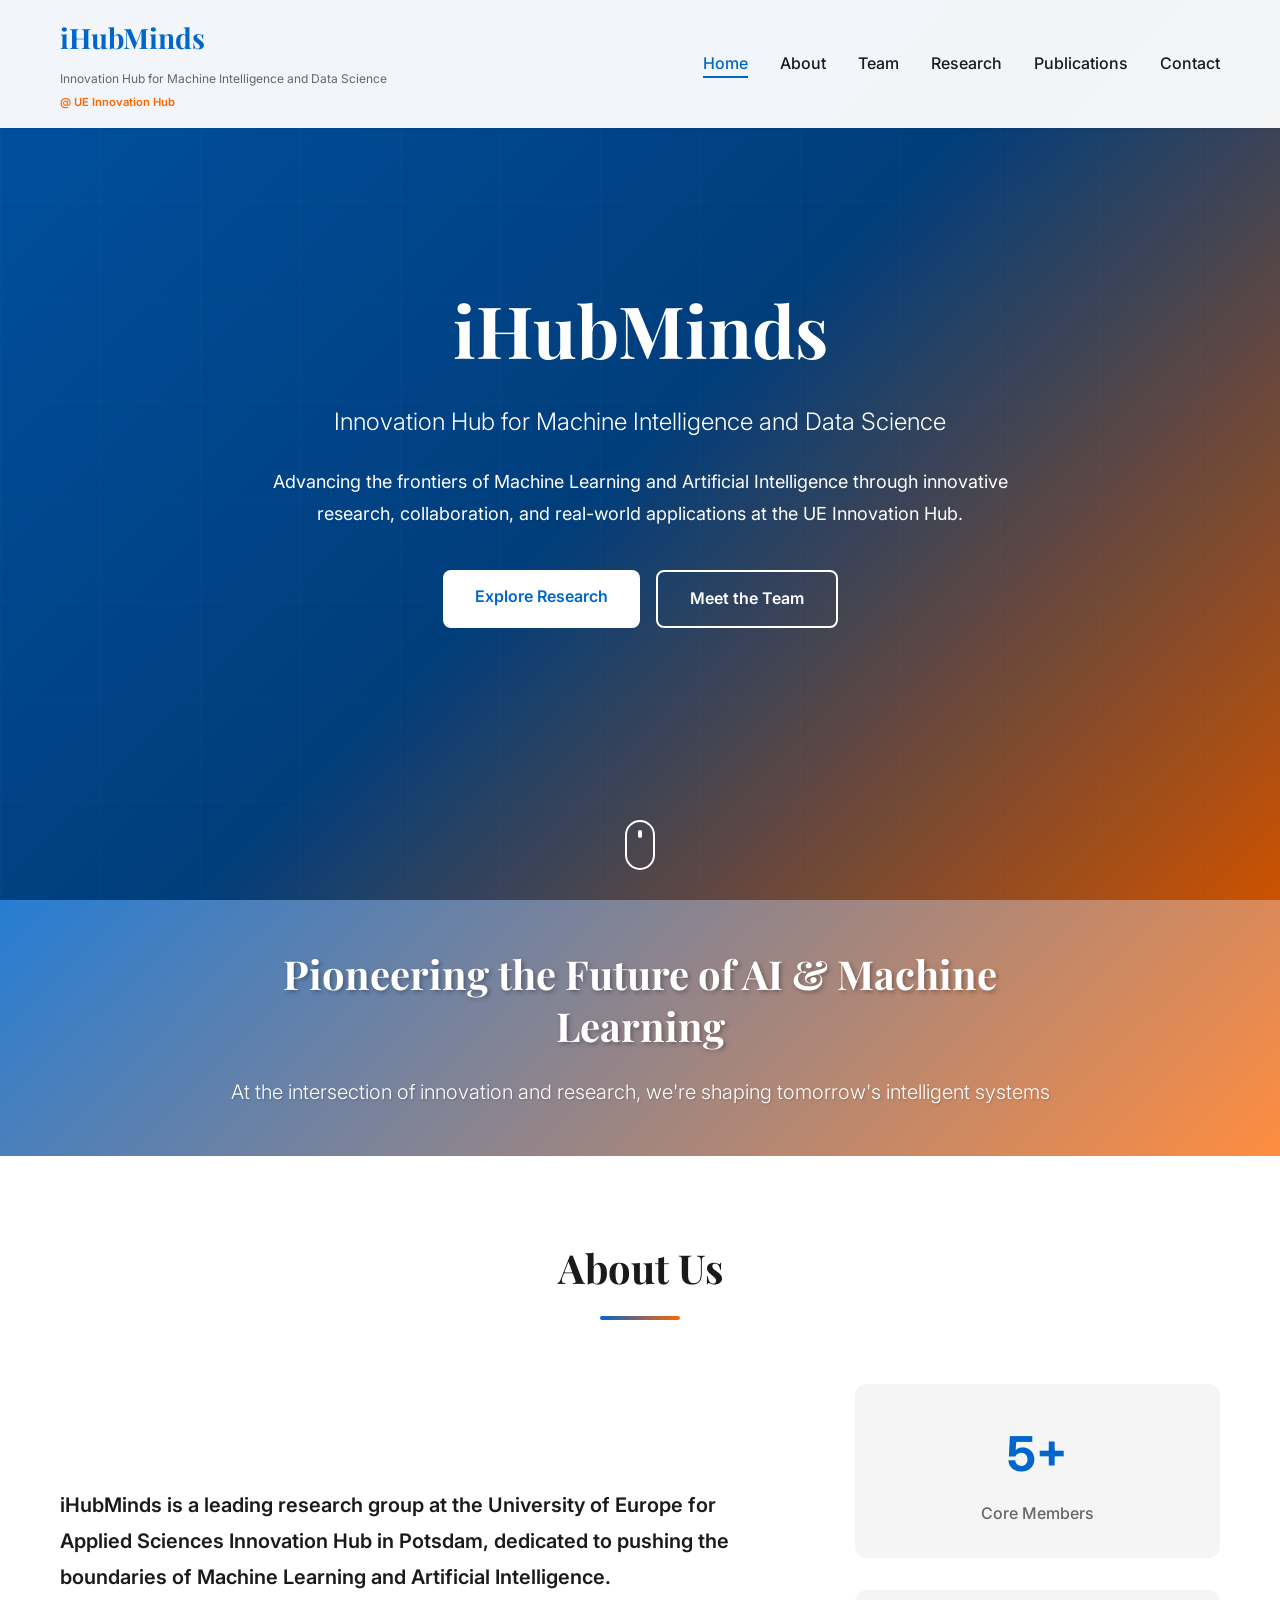
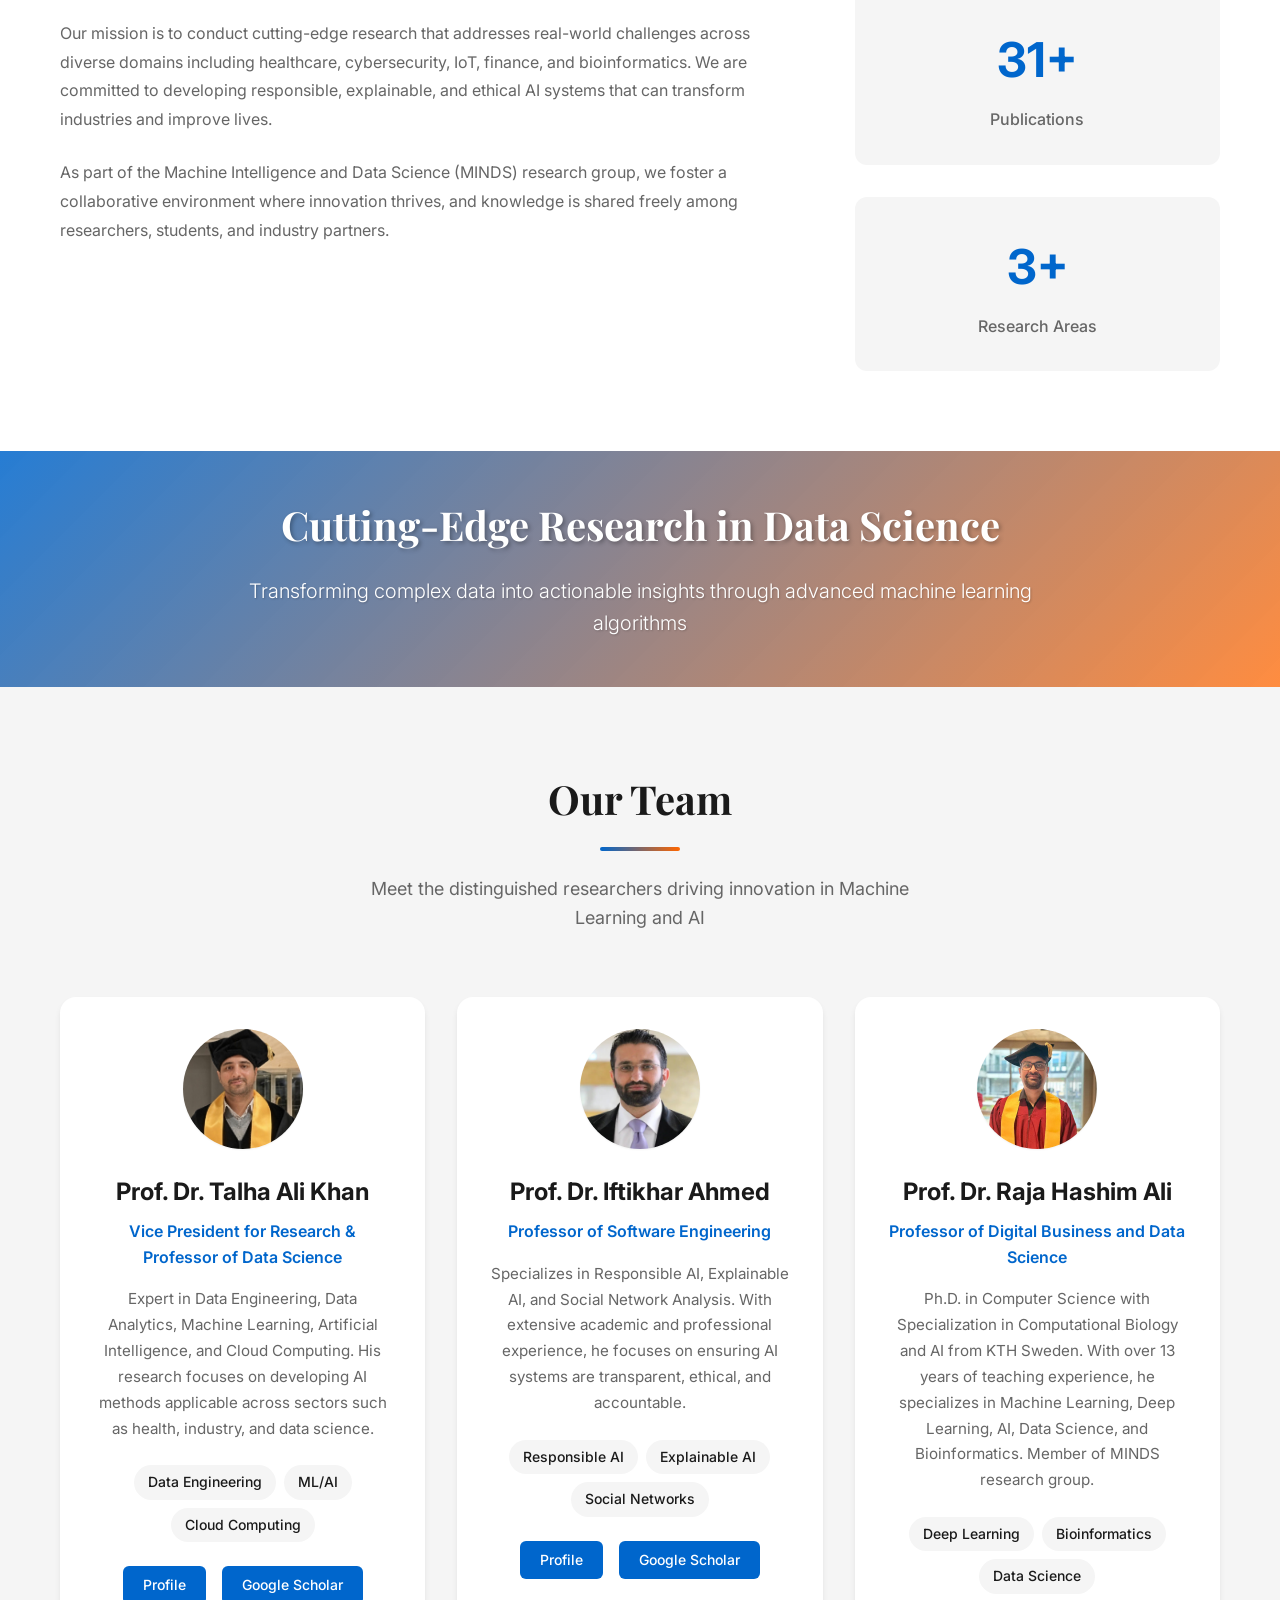
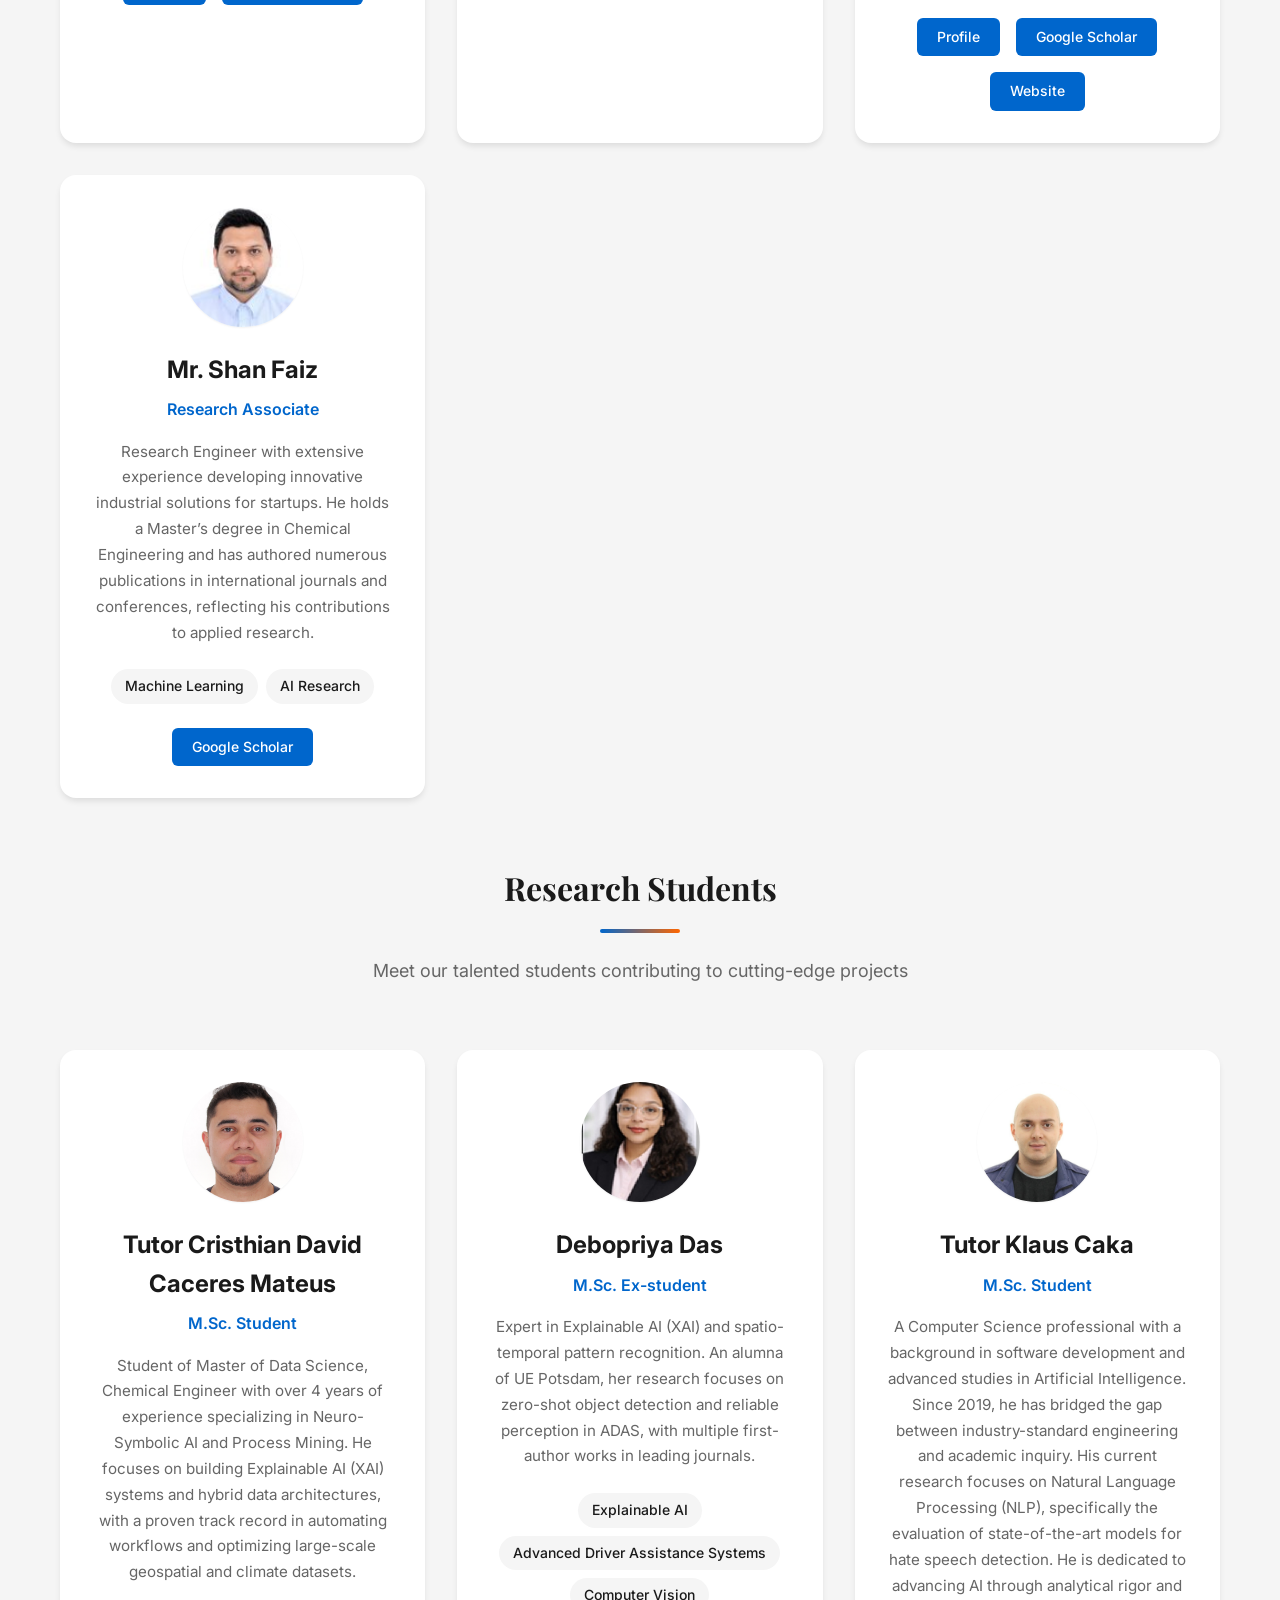
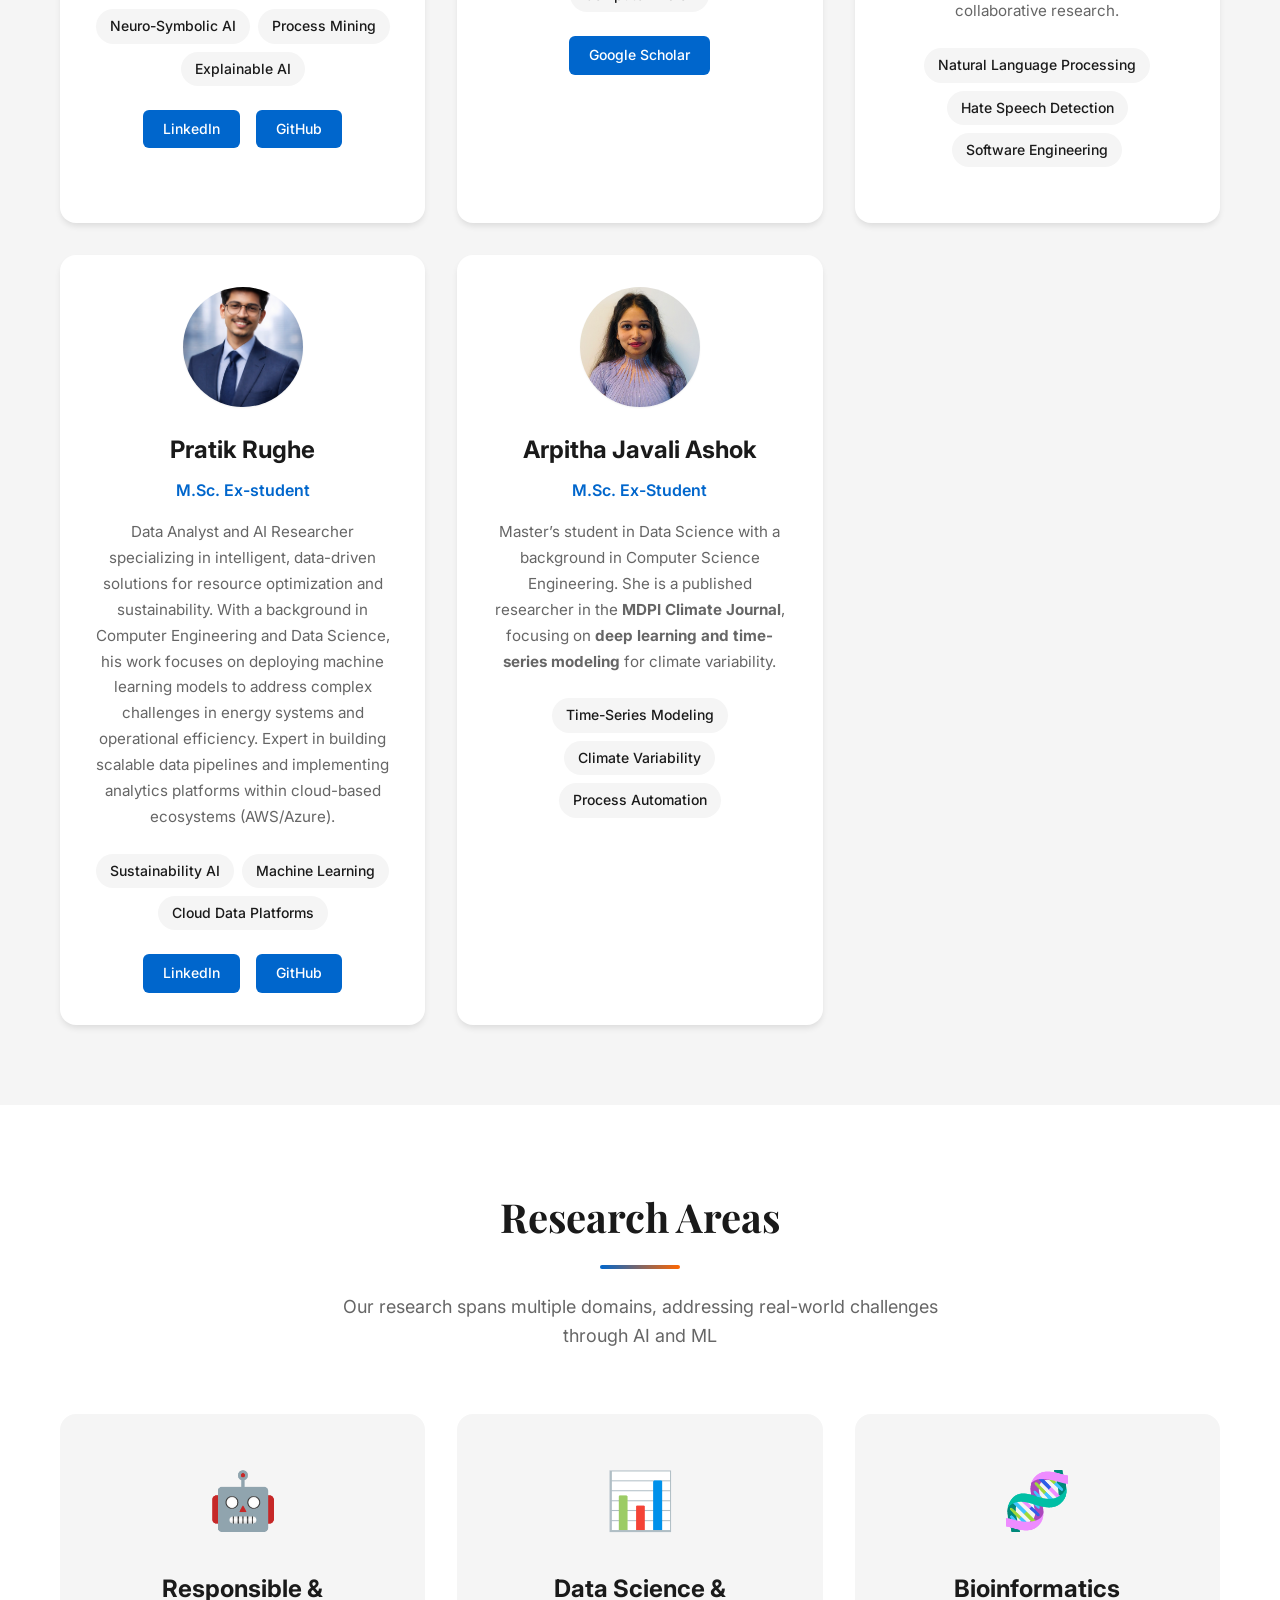
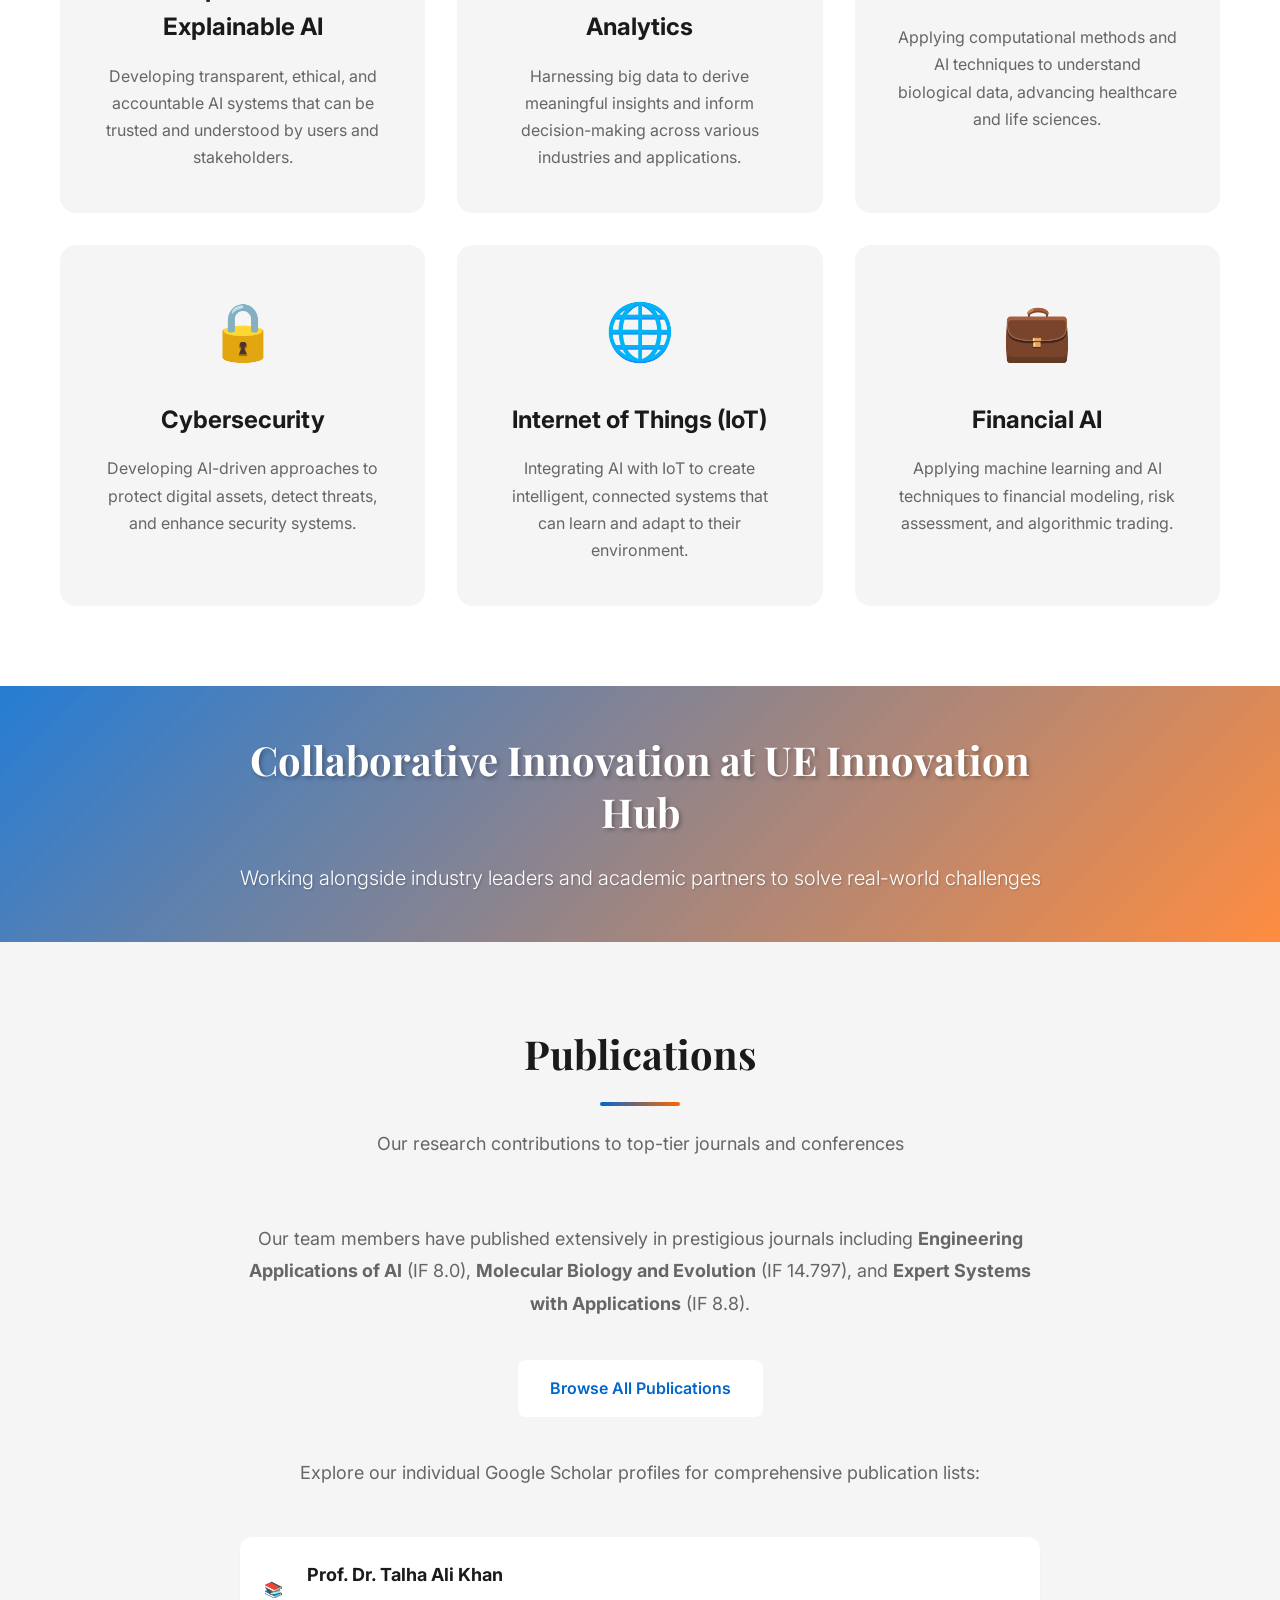
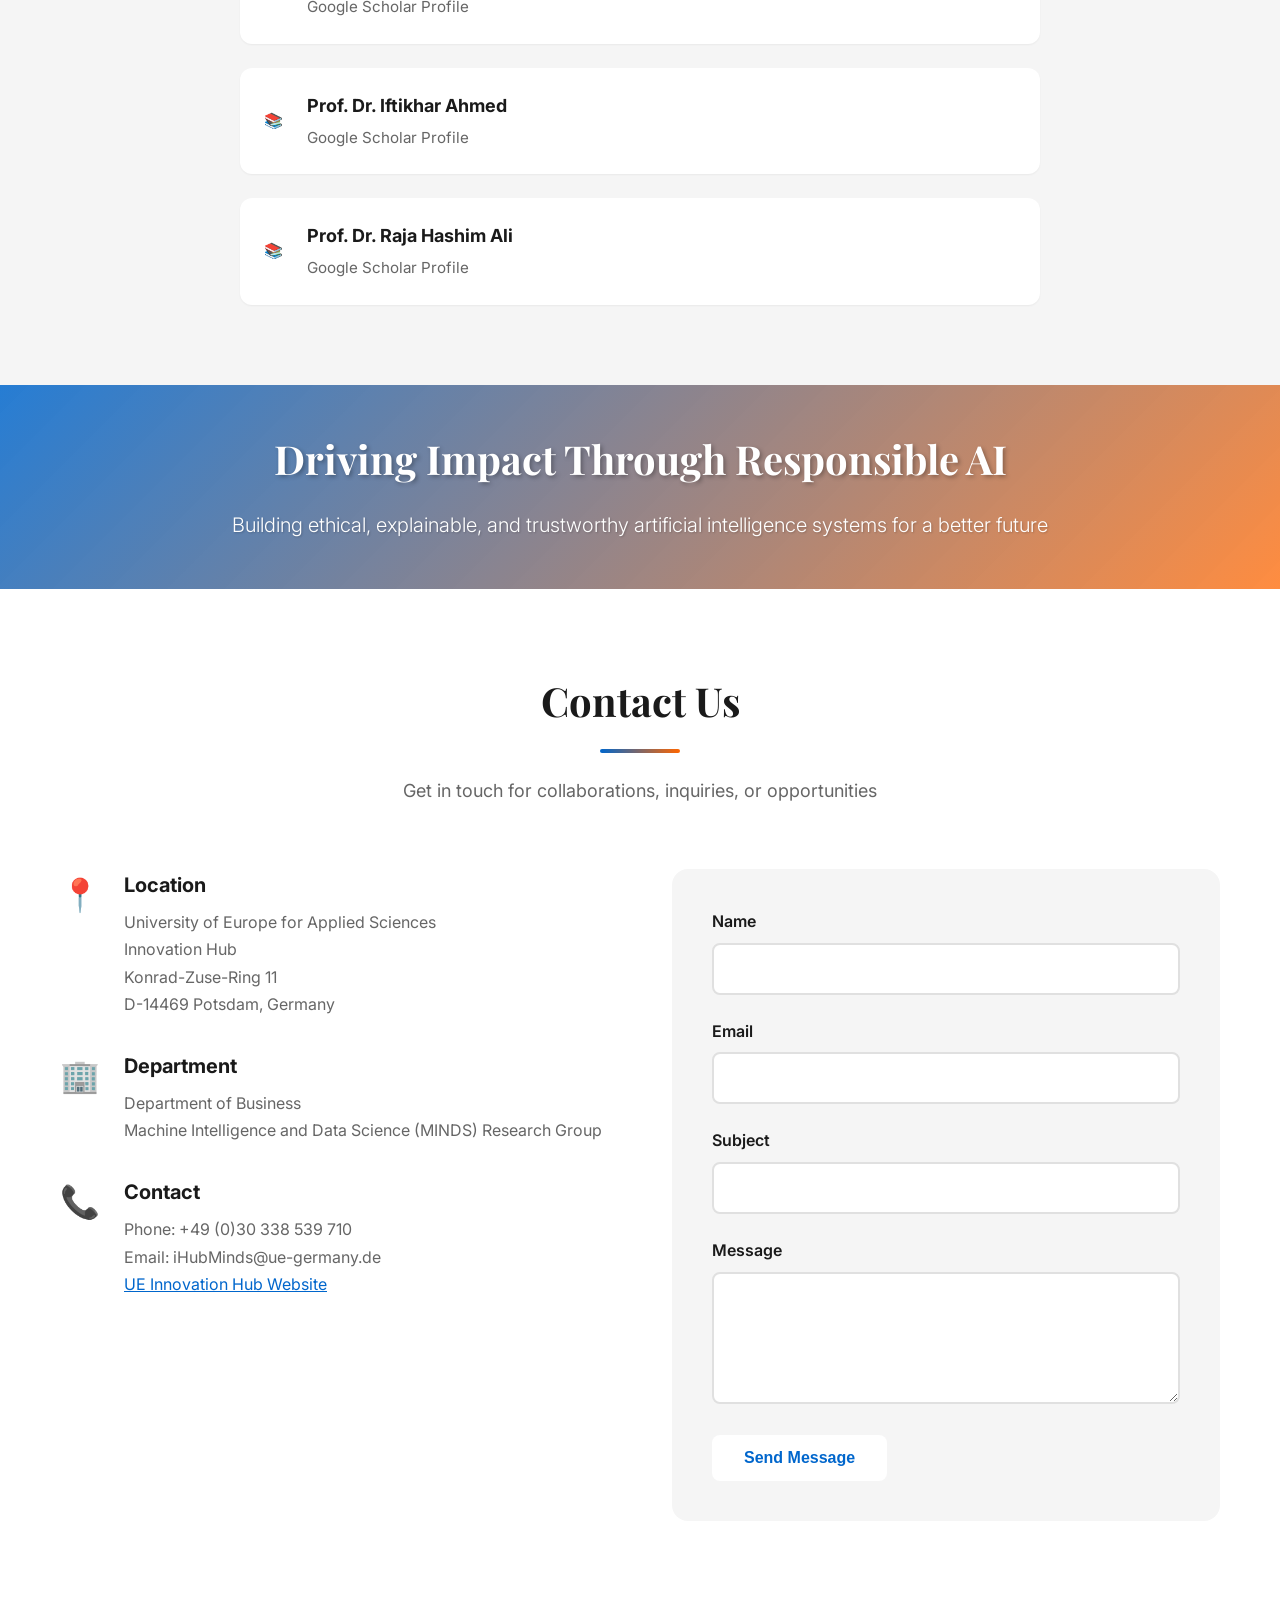
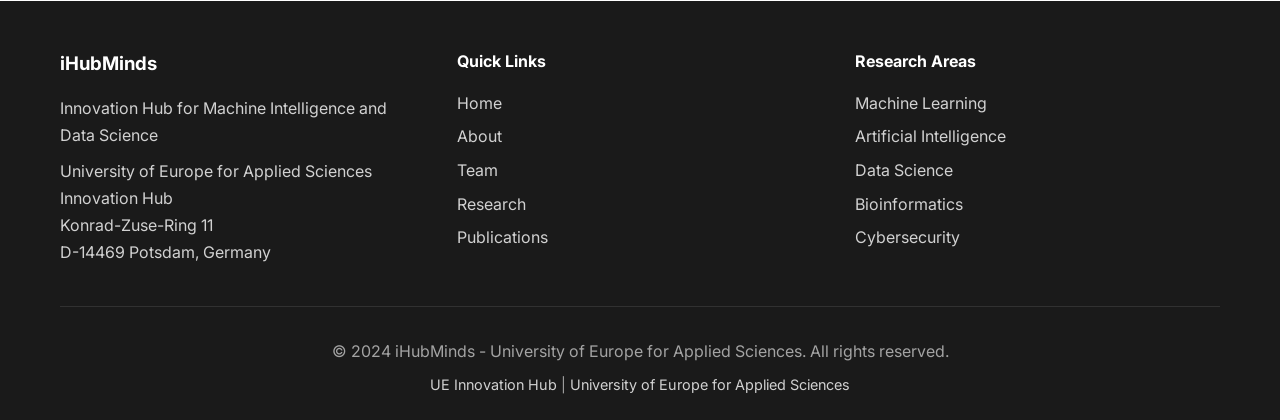
<file: index.html>
<!DOCTYPE html>
<html lang="en">

<head>
    <meta charset="UTF-8">
    <meta name="viewport" content="width=device-width, initial-scale=1.0">
    <title>iHubMinds - Innovation Hub for Machine Intelligence and Data Science</title>
    <link rel="stylesheet" href="styles.css">
    <link rel="preconnect" href="https://fonts.googleapis.com">
    <link rel="preconnect" href="https://fonts.gstatic.com" crossorigin>
    <link
        href="https://fonts.googleapis.com/css2?family=Inter:wght@300;400;500;600;700&family=Playfair+Display:wght@600;700&display=swap"
        rel="stylesheet">
</head>

<body>
    <!-- Navigation -->
    <nav class="navbar" id="navbar">
        <div class="container">
            <div class="nav-wrapper">
                <div class="logo">
                    <h1>iHubMinds</h1>
                    <span class="tagline">Innovation Hub for Machine Intelligence and Data Science</span>
                    <span class="ue-brand">@ UE Innovation Hub</span>
                </div>
                <ul class="nav-menu" id="navMenu">
                    <li><a href="#home" class="nav-link">Home</a></li>
                    <li><a href="#about" class="nav-link">About</a></li>
                    <li><a href="#team" class="nav-link">Team</a></li>
                    <li><a href="#research" class="nav-link">Research</a></li>
                    <li><a href="research-papers.html" class="nav-link">Publications</a></li>
                    <li><a href="#contact" class="nav-link">Contact</a></li>
                </ul>
                <div class="hamburger" id="hamburger">
                    <span></span>
                    <span></span>
                    <span></span>
                </div>
            </div>
        </div>
    </nav>

    <!-- Hero Section -->
    <section id="home" class="hero">
        <div class="hero-background">
            <div class="hero-overlay"></div>
        </div>
        <div class="container">
            <div class="hero-content">
                <h1 class="hero-title">iHubMinds</h1>
                <p class="hero-subtitle">Innovation Hub for Machine Intelligence and Data Science</p>
                <p class="hero-description">
                    Advancing the frontiers of Machine Learning and Artificial Intelligence through
                    innovative research, collaboration, and real-world applications at the UE Innovation Hub.
                </p>
                <div class="hero-buttons">
                    <a href="#research" class="btn btn-primary">Explore Research</a>
                    <a href="#team" class="btn btn-secondary">Meet the Team</a>
                </div>
            </div>
        </div>
        <div class="scroll-indicator">
            <div class="mouse"></div>
        </div>
    </section>

    <!-- Banner 1: Innovation & Technology -->
    <section class="banner-section banner-1">
        <div class="banner-overlay"></div>
        <div class="container">
            <div class="banner-content">
                <h2 class="banner-title">Pioneering the Future of AI & Machine Learning</h2>
                <p class="banner-text">At the intersection of innovation and research, we're shaping tomorrow's
                    intelligent systems</p>
            </div>
        </div>
    </section>

    <!-- About Section -->
    <section id="about" class="about">
        <div class="container">
            <div class="section-header">
                <h2 class="section-title">About Us</h2>
                <div class="title-underline"></div>
            </div>
            <div class="about-content">
                <div class="about-text">
                    <p class="lead">
                        iHubMinds is a leading research group at the University of Europe for Applied Sciences
                        Innovation Hub in Potsdam, dedicated to pushing the boundaries of Machine Learning and
                        Artificial Intelligence.
                    </p>
                    <p>
                        Our mission is to conduct cutting-edge research that addresses real-world challenges
                        across diverse domains including healthcare, cybersecurity, IoT, finance, and bioinformatics.
                        We are committed to developing responsible, explainable, and ethical AI systems that
                        can transform industries and improve lives.
                    </p>
                    <p>
                        As part of the Machine Intelligence and Data Science (MINDS) research group, we foster
                        a collaborative environment where innovation thrives, and knowledge is shared freely
                        among researchers, students, and industry partners.
                    </p>
                </div>
                <div class="about-stats">
                    <div class="stat-item">
                        <div class="stat-number">9+</div>
                        <div class="stat-label">Core Members</div>
                    </div>
                    <div class="stat-item">
                        <div class="stat-number">50+</div>
                        <div class="stat-label">Publications</div>
                    </div>
                    <div class="stat-item">
                        <div class="stat-number">5+</div>
                        <div class="stat-label">Research Areas</div>
                    </div>
                </div>
            </div>
        </div>
    </section>

    <!-- Banner 2: Research Excellence -->
    <section class="banner-section banner-2">
        <div class="banner-overlay"></div>
        <div class="container">
            <div class="banner-content">
                <h2 class="banner-title">Cutting-Edge Research in Data Science</h2>
                <p class="banner-text">Transforming complex data into actionable insights through advanced machine
                    learning algorithms</p>
            </div>
        </div>
    </section>

    <!-- Team Section -->
    <section id="team" class="team">
        <div class="container">
            <div class="section-header">
                <h2 class="section-title">Our Team</h2>
                <div class="title-underline"></div>
                <p class="section-description">
                    Meet the distinguished researchers driving innovation in Machine Learning and AI
                </p>
            </div>
            <div class="team-grid">
                <!-- Prof. Talha Ali Khan -->
                <div class="team-card">
                    <div class="team-image">
                        <img src="images/TalhaAli.jpg" alt="Talha Ali Khan" class="team-photo">
                    </div>
                    <div class="team-info">
                        <h3 class="team-name">Prof. Dr. Talha Ali Khan</h3>
                        <p class="team-title">Vice President for Research & Professor of Data Science</p>
                        <p class="team-bio">
                            Expert in Data Engineering, Data Analytics, Machine Learning, Artificial Intelligence,
                            and Cloud Computing. His research focuses on developing AI methods applicable across
                            sectors such as health, industry, and data science.
                        </p>
                        <div class="team-expertise">
                            <span class="expertise-tag">Data Engineering</span>
                            <span class="expertise-tag">ML/AI</span>
                            <span class="expertise-tag">Cloud Computing</span>
                        </div>
                        <div class="team-links">
                            <a href="https://www.ue-germany.com/about-us/team/talha-ali-khan" target="_blank"
                                class="team-link">Profile</a>
                            <a href="https://scholar.google.com/citations?hl=en&user=Z-t0qwoAAAAJ" target="_blank"
                                class="team-link">Google Scholar</a>
                        </div>
                    </div>
                </div>

                <!-- Prof. Iftikhar Ahmed -->
                <div class="team-card">
                    <div class="team-image">
                        <img src="images/IftikharAhmed.jpg" alt="Iftikhar Ahmed" class="team-photo">
                    </div>
                    <div class="team-info">
                        <h3 class="team-name">Prof. Dr. Iftikhar Ahmed</h3>
                        <p class="team-title">Professor of Software Engineering</p>
                        <p class="team-bio">
                            Specializes in Responsible AI, Explainable AI, and Social Network Analysis.
                            With extensive academic and professional experience, he focuses on ensuring
                            AI systems are transparent, ethical, and accountable.
                        </p>
                        <div class="team-expertise">
                            <span class="expertise-tag">Responsible AI</span>
                            <span class="expertise-tag">Explainable AI</span>
                            <span class="expertise-tag">Social Networks</span>
                        </div>
                        <div class="team-links">
                            <a href="https://www.ue-germany.com/de/ueber-uns/team/dr-iftikhar-ahmed" target="_blank"
                                class="team-link">Profile</a>
                            <a href="https://scholar.google.com/citations?hl=en&user=wEdc-UUAAAAJ" target="_blank"
                                class="team-link">Google Scholar</a>
                        </div>
                    </div>
                </div>

                <!-- Prof. Raja Hashim Ali -->
                <div class="team-card">
                    <div class="team-image">
                        <img src="images/RajaHashim.jpg" alt="Raja Hashim Ali" class="team-photo">
                    </div>
                    <div class="team-info">
                        <h3 class="team-name">Prof. Dr. Raja Hashim Ali</h3>
                        <p class="team-title">Professor of Digital Business and Data Science</p>
                        <p class="team-bio">
                            Ph.D. in Computer Science with Specialization in Computational Biology and AI from
                            KTH Sweden. With over 13 years of teaching experience, he specializes in Machine Learning,
                            Deep Learning, AI, Data Science, and Bioinformatics. Member of MINDS research group.
                        </p>
                        <div class="team-expertise">
                            <span class="expertise-tag">Deep Learning</span>
                            <span class="expertise-tag">Bioinformatics</span>
                            <span class="expertise-tag">Data Science</span>
                        </div>
                        <div class="team-links">
                            <a href="https://www.ue-germany.com/about-us/team/raja-hashim-ali" target="_blank"
                                class="team-link">Profile</a>
                            <a href="https://scholar.google.com/citations?user=hLBNWsYAAAAJ&hl=en" target="_blank"
                                class="team-link">Google Scholar</a>
                            <a href="https://sites.google.com/view/dr-raja-hashim-ali" target="_blank"
                                class="team-link">Website</a>
                        </div>
                    </div>
                </div>

                <!-- Mr. Shan Faiz -->
                <div class="team-card">
                    <div class="team-image">
                        <img src="images/ShanFaiz.jpg" alt="Shan Faiz" class="team-photo">
                    </div>
                    <div class="team-info">
                        <h3 class="team-name">Mr. Shan Faiz</h3>
                        <p class="team-title">Research Associate</p>
                        <p class="team-bio">
                            Research Engineer with extensive experience developing innovative industrial solutions
                            for startups. He holds a Master’s degree in Chemical Engineering and has authored
                            numerous publications in international journals and conferences, reflecting his
                            contributions to applied research.
                        </p>
                        <div class="team-expertise">
                            <span class="expertise-tag">Machine Learning</span>
                            <span class="expertise-tag">AI Research</span>
                        </div>
                        <div class="team-links">
                            <a href="https://scholar.google.com/citations?user=2eY9xKMAAAAJ&hl=en" target="_blank"
                                class="team-link">Google Scholar</a>
                        </div>
                    </div>
                </div>
            </div>
            <!-- Students sub-section -->
            <div class="section-header" style="margin-top: 4rem;">
                <h3 class="section-title" style="font-size: 2rem;">Research Students</h3>
                <div class="title-underline"></div>
                <p class="section-description">
                    Meet our talented students contributing to cutting-edge projects
                </p>
            </div>
            <div class="team-grid">
                <!-- Cristhian Caceres -->
                <div class="team-card">
                    <div class="team-image">
                        <img src="images/CristhianCaceres.jpg" alt="Cristhian Caceres" class="team-photo">
                    </div>
                    <div class="team-info">
                        <h3 class="team-name">Tutor Cristhian David Caceres Mateus</h3>
                        <p class="team-title">M.Sc. Student</p>
                        <p class="team-bio">
                            Student of Master of Data Science, Chemical Engineer with over 4 years of experience
                            specializing in Neuro-Symbolic AI and Process Mining. He focuses on building Explainable AI
                            (XAI) systems and
                            hybrid data architectures, with a proven track record in automating workflows and
                            optimizing large-scale geospatial and climate datasets.
                        </p>
                        <div class="team-expertise">
                            <span class="expertise-tag">Neuro-Symbolic AI</span>
                            <span class="expertise-tag">Process Mining</span>
                            <span class="expertise-tag">Explainable AI</span>
                        </div>
                        <div class="team-links">
                            <a href="https://www.linkedin.com/in/cacerescristhian" class="team-link">LinkedIn</a>
                            <a href="https://github.com/CaceresCristhian/Data-Science-Portfolio"
                                class="team-link">GitHub</a>
                        </div>
                    </div>
                </div>
                <!-- Debopriya Das  -->
                <div class="team-card">
                    <div class="team-image">
                        <img src="images/DebopriyaDas.jpg" alt="Debopriya Das" class="team-photo">
                    </div>
                    <div class="team-info">
                        <h3 class="team-name">Debopriya Das </h3>
                        <p class="team-title">M.Sc. Ex-student</p>
                        <p class="team-bio">
                            Expert in Explainable AI (XAI) and spatio-temporal pattern recognition.
                            An alumna of UE Potsdam, her research focuses on zero-shot object detection and
                            reliable perception in ADAS, with multiple first-author works in leading journals.
                        </p>
                        <div class="team-expertise">
                            <span class="expertise-tag">Explainable AI</span>
                            <span class="expertise-tag">Advanced Driver Assistance Systems</span>
                            <span class="expertise-tag">Computer Vision</span>
                        </div>
                        <div class="team-links">
                            <a href="https://scholar.google.com/citations?user=wLLFzRUAAAAJ&hl=en" target="_blank"
                                class="team-link">Google Scholar</a>
                        </div>
                    </div>
                </div>
                <!-- Klaus Caka -->
                <div class="team-card">
                    <div class="team-image">
                        <img src="images/KlausCaka.jpg" alt="Klaus Caka" class="team-photo">
                    </div>
                    <div class="team-info">
                        <h3 class="team-name">Tutor Klaus Caka</h3>
                        <p class="team-title">M.Sc. Student</p>
                        <p class="team-bio">
                            A Computer Science professional with a background in software development and advanced
                            studies
                            in Artificial Intelligence. Since 2019, he has bridged the gap between industry-standard
                            engineering
                            and academic inquiry. His current research focuses on Natural Language Processing (NLP),
                            specifically
                            the evaluation of state-of-the-art models for hate speech detection. He is dedicated to
                            advancing
                            AI through analytical rigor and collaborative research.
                        </p>
                        <div class="team-expertise">
                            <span class="expertise-tag">Natural Language Processing</span>
                            <span class="expertise-tag">Hate Speech Detection</span>
                            <span class="expertise-tag">Software Engineering</span>
                        </div>
                    </div>
                </div>
                <!-- Pratik Rughe-->
                <div class="team-card">
                    <div class="team-image">
                        <img src="images/Pratik.jpg" alt="Pratik Rughe" class="team-photo">
                    </div>
                    <div class="team-info">
                        <h3 class="team-name">Pratik Rughe</h3>
                        <p class="team-title">M.Sc. Ex-student</p>
                        <p class="team-bio">
                            Data Analyst and AI Researcher specializing in intelligent, data-driven solutions for
                            resource
                            optimization and sustainability. With a background in Computer Engineering and Data
                            Science,
                            his work focuses on deploying machine learning models to address complex challenges in
                            energy
                            systems and operational efficiency. Expert in building scalable data pipelines and
                            implementing
                            analytics platforms within cloud-based ecosystems (AWS/Azure).
                        </p>
                        <div class="team-expertise">
                            <span class="expertise-tag">Sustainability AI</span>
                            <span class="expertise-tag">Machine Learning</span>
                            <span class="expertise-tag">Cloud Data Platforms</span>
                        </div>
                        <div class="team-links">
                            <a href="https://www.linkedin.com/in/pratikrughe" class="team-link">LinkedIn</a>
                            <a href="https://github.com/dystoek" class="team-link">GitHub</a>
                        </div>
                    </div>
                </div>
                <!-- Arpitha Javali Ashok-->
                <div class="team-card">
                    <div class="team-image">
                        <img src="images/ArpithaJavali.jpg" alt="Arpitha Javali Ashok" class="team-photo">
                    </div>
                    <div class="team-info">
                        <h3 class="team-name">Arpitha Javali Ashok</h3>
                        <p class="team-title">M.Sc. Ex-Student</p>
                        <p class="team-bio">
                            Master’s student in Data Science with a background in Computer Science Engineering.
                            She is a published researcher in the <strong>MDPI Climate Journal</strong>,
                            focusing on <strong>deep learning and time-series modeling</strong> for
                            climate variability.
                        </p>
                        <div class="team-expertise">
                            <span class="expertise-tag">Time-Series Modeling</span>
                            <span class="expertise-tag">Climate Variability</span>
                            <span class="expertise-tag">Process Automation</span>
                        </div>
                    </div>
                </div>
            </div>
    </section>

    <!-- Research Section -->
    <section id="research" class="research">
        <div class="container">
            <div class="section-header">
                <h2 class="section-title">Research Areas</h2>
                <div class="title-underline"></div>
                <p class="section-description">
                    Our research spans multiple domains, addressing real-world challenges through AI and ML
                </p>
            </div>
            <div class="research-grid">
                <div class="research-card">
                    <div class="research-icon">🤖</div>
                    <h3 class="research-title">Responsible & Explainable AI</h3>
                    <p class="research-description">
                        Developing transparent, ethical, and accountable AI systems that can be trusted
                        and understood by users and stakeholders.
                    </p>
                </div>
                <div class="research-card">
                    <div class="research-icon">📊</div>
                    <h3 class="research-title">Data Science & Analytics</h3>
                    <p class="research-description">
                        Harnessing big data to derive meaningful insights and inform decision-making
                        across various industries and applications.
                    </p>
                </div>
                <div class="research-card">
                    <div class="research-icon">🧬</div>
                    <h3 class="research-title">Bioinformatics</h3>
                    <p class="research-description">
                        Applying computational methods and AI techniques to understand biological data,
                        advancing healthcare and life sciences.
                    </p>
                </div>
                <div class="research-card">
                    <div class="research-icon">🔒</div>
                    <h3 class="research-title">Cybersecurity</h3>
                    <p class="research-description">
                        Developing AI-driven approaches to protect digital assets, detect threats,
                        and enhance security systems.
                    </p>
                </div>
                <div class="research-card">
                    <div class="research-icon">🌐</div>
                    <h3 class="research-title">Internet of Things (IoT)</h3>
                    <p class="research-description">
                        Integrating AI with IoT to create intelligent, connected systems that can
                        learn and adapt to their environment.
                    </p>
                </div>
                <div class="research-card">
                    <div class="research-icon">💼</div>
                    <h3 class="research-title">Financial AI</h3>
                    <p class="research-description">
                        Applying machine learning and AI techniques to financial modeling, risk assessment,
                        and algorithmic trading.
                    </p>
                </div>
            </div>
        </div>
    </section>

    <!-- Banner 3: Collaboration -->
    <section class="banner-section banner-3">
        <div class="banner-overlay"></div>
        <div class="container">
            <div class="banner-content">
                <h2 class="banner-title">Collaborative Innovation at UE Innovation Hub</h2>
                <p class="banner-text">Working alongside industry leaders and academic partners to solve real-world
                    challenges</p>
            </div>
        </div>
    </section>

    <!-- Publications Section -->
    <section id="publications" class="publications">
        <div class="container">
            <div class="section-header">
                <h2 class="section-title">Publications</h2>
                <div class="title-underline"></div>
                <p class="section-description">
                    Our research contributions to top-tier journals and conferences
                </p>
            </div>
            <div class="publications-content">
                <div class="publications-intro">
                    <p>
                        Our team members have published extensively in prestigious journals including
                        <strong>Engineering Applications of AI</strong> (IF 8.0),
                        <strong>Molecular Biology and Evolution</strong> (IF 14.797), and
                        <strong>Expert Systems with Applications</strong> (IF 8.8).
                    </p>
                    <p>
                        <a href="research-papers.html" class="btn btn-primary"
                            style="margin: 1.5rem 0; display: inline-block;">Browse All Publications</a>
                    </p>
                    <p>
                        Explore our individual Google Scholar profiles for comprehensive publication lists:
                    </p>
                </div>
                <div class="publications-links">
                    <a href="https://scholar.google.com/citations?hl=en&user=Z-t0qwoAAAAJ" target="_blank"
                        class="publication-link">
                        <span class="link-icon">📚</span>
                        <div>
                            <strong>Prof. Dr. Talha Ali Khan</strong>
                            <span>Google Scholar Profile</span>
                        </div>
                    </a>
                    <a href="https://scholar.google.com/citations?hl=en&user=wEdc-UUAAAAJ" target="_blank"
                        class="publication-link">
                        <span class="link-icon">📚</span>
                        <div>
                            <strong>Prof. Dr. Iftikhar Ahmed</strong>
                            <span>Google Scholar Profile</span>
                        </div>
                    </a>
                    <a href="https://scholar.google.com/citations?user=hLBNWsYAAAAJ&hl=en" target="_blank"
                        class="publication-link">
                        <span class="link-icon">📚</span>
                        <div>
                            <strong>Prof. Dr. Raja Hashim Ali</strong>
                            <span>Google Scholar Profile</span>
                        </div>
                    </a>
                </div>
            </div>
        </div>
    </section>

    <!-- Banner 4: Impact -->
    <section class="banner-section banner-4">
        <div class="banner-overlay"></div>
        <div class="container">
            <div class="banner-content">
                <h2 class="banner-title">Driving Impact Through Responsible AI</h2>
                <p class="banner-text">Building ethical, explainable, and trustworthy artificial intelligence systems
                    for a better future</p>
            </div>
        </div>
    </section>

    <!-- Contact Section -->
    <section id="contact" class="contact">
        <div class="container">
            <div class="section-header">
                <h2 class="section-title">Contact Us</h2>
                <div class="title-underline"></div>
                <p class="section-description">
                    Get in touch for collaborations, inquiries, or opportunities
                </p>
            </div>
            <div class="contact-content">
                <div class="contact-info">
                    <div class="contact-item">
                        <div class="contact-icon">📍</div>
                        <div>
                            <h3>Location</h3>
                            <p>University of Europe for Applied Sciences<br>
                                Innovation Hub<br>
                                Konrad-Zuse-Ring 11<br>
                                D-14469 Potsdam, Germany</p>
                        </div>
                    </div>
                    <div class="contact-item">
                        <div class="contact-icon">🏢</div>
                        <div>
                            <h3>Department</h3>
                            <p>Department of Business<br>
                                Machine Intelligence and Data Science (MINDS) Research Group</p>
                        </div>
                    </div>
                    <div class="contact-item">
                        <div class="contact-icon">📞</div>
                        <div>
                            <h3>Contact</h3>
                            <p>Phone: +49 (0)30 338 539 710<br>
                                Email: iHubMinds@ue-germany.de<br>
                                <a href="https://www.ue-germany.com/de/standorte/innovation-hub" target="_blank"
                                    style="color: var(--ue-blue);">UE Innovation Hub Website</a>
                            </p>
                        </div>
                    </div>
                </div>
                <div class="contact-form-wrapper">
                    <form class="contact-form" id="contactForm">
                        <div class="form-group">
                            <label for="name">Name</label>
                            <input type="text" id="name" name="name" required>
                        </div>
                        <div class="form-group">
                            <label for="email">Email</label>
                            <input type="email" id="email" name="email" required>
                        </div>
                        <div class="form-group">
                            <label for="subject">Subject</label>
                            <input type="text" id="subject" name="subject" required>
                        </div>
                        <div class="form-group">
                            <label for="message">Message</label>
                            <textarea id="message" name="message" rows="5" required></textarea>
                        </div>
                        <button type="submit" class="btn btn-primary">Send Message</button>
                    </form>
                </div>
            </div>
        </div>
    </section>

    <!-- Footer -->
    <footer class="footer">
        <div class="container">
            <div class="footer-content">
                <div class="footer-section">
                    <h3>iHubMinds</h3>
                    <p>Innovation Hub for Machine Intelligence and Data Science</p>
                    <p class="footer-location">University of Europe for Applied Sciences<br>Innovation
                        Hub<br>Konrad-Zuse-Ring 11<br>D-14469 Potsdam, Germany</p>
                </div>
                <div class="footer-section">
                    <h4>Quick Links</h4>
                    <ul>
                        <li><a href="#home">Home</a></li>
                        <li><a href="#about">About</a></li>
                        <li><a href="#team">Team</a></li>
                        <li><a href="#research">Research</a></li>
                        <li><a href="#publications">Publications</a></li>
                    </ul>
                </div>
                <div class="footer-section">
                    <h4>Research Areas</h4>
                    <ul>
                        <li>Machine Learning</li>
                        <li>Artificial Intelligence</li>
                        <li>Data Science</li>
                        <li>Bioinformatics</li>
                        <li>Cybersecurity</li>
                    </ul>
                </div>
            </div>
            <div class="footer-bottom">
                <p>&copy; 2024 iHubMinds - University of Europe for Applied Sciences. All rights reserved.</p>
                <p style="margin-top: 0.5rem; font-size: 0.9rem;">
                    <a href="https://www.ue-germany.com/de/standorte/innovation-hub" target="_blank"
                        style="color: rgba(255, 255, 255, 0.8); text-decoration: none;">UE Innovation Hub</a> |
                    <a href="https://www.ue-germany.com" target="_blank"
                        style="color: rgba(255, 255, 255, 0.8); text-decoration: none;">University of Europe for Applied
                        Sciences</a>
                </p>
            </div>
        </div>
    </footer>

    <script src="script.js"></script>
</body>

</html>
</file>
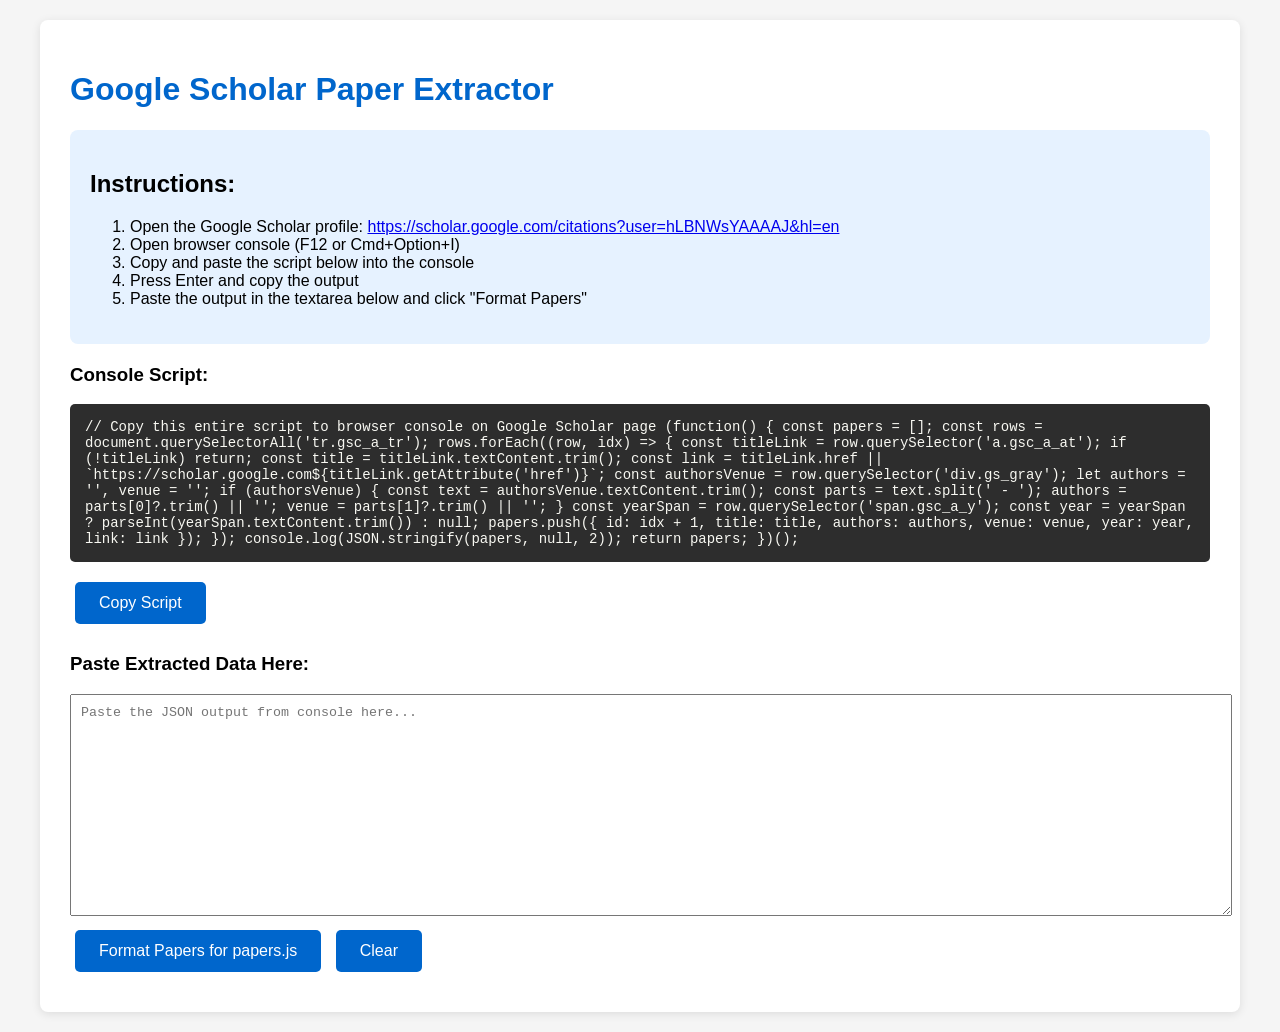
<file: extract-papers.html>
<!DOCTYPE html>
<html lang="en">
<head>
    <meta charset="UTF-8">
    <meta name="viewport" content="width=device-width, initial-scale=1.0">
    <title>Paper Extractor Helper</title>
    <style>
        body {
            font-family: Arial, sans-serif;
            max-width: 1200px;
            margin: 0 auto;
            padding: 20px;
            background: #f5f5f5;
        }
        .container {
            background: white;
            padding: 30px;
            border-radius: 8px;
            box-shadow: 0 2px 10px rgba(0,0,0,0.1);
        }
        h1 {
            color: #0066cc;
        }
        .instructions {
            background: #e6f2ff;
            padding: 20px;
            border-radius: 8px;
            margin: 20px 0;
        }
        .code-block {
            background: #2d2d2d;
            color: #f8f8f2;
            padding: 15px;
            border-radius: 5px;
            overflow-x: auto;
            font-family: 'Courier New', monospace;
            font-size: 14px;
            margin: 10px 0;
        }
        button {
            background: #0066cc;
            color: white;
            border: none;
            padding: 12px 24px;
            border-radius: 5px;
            cursor: pointer;
            font-size: 16px;
            margin: 10px 5px;
        }
        button:hover {
            background: #ff6600;
        }
        #output {
            margin-top: 20px;
            padding: 20px;
            background: #f9f9f9;
            border-radius: 5px;
            display: none;
        }
        .paper-entry {
            background: white;
            padding: 15px;
            margin: 10px 0;
            border-left: 4px solid #0066cc;
            border-radius: 4px;
        }
    </style>
</head>
<body>
    <div class="container">
        <h1>Google Scholar Paper Extractor</h1>
        
        <div class="instructions">
            <h2>Instructions:</h2>
            <ol>
                <li>Open the Google Scholar profile: <a href="https://scholar.google.com/citations?user=hLBNWsYAAAAJ&hl=en" target="_blank">https://scholar.google.com/citations?user=hLBNWsYAAAAJ&hl=en</a></li>
                <li>Open browser console (F12 or Cmd+Option+I)</li>
                <li>Copy and paste the script below into the console</li>
                <li>Press Enter and copy the output</li>
                <li>Paste the output in the textarea below and click "Format Papers"</li>
            </ol>
        </div>

        <h3>Console Script:</h3>
        <div class="code-block" id="scriptCode">
// Copy this entire script to browser console on Google Scholar page
(function() {
    const papers = [];
    const rows = document.querySelectorAll('tr.gsc_a_tr');
    
    rows.forEach((row, idx) => {
        const titleLink = row.querySelector('a.gsc_a_at');
        if (!titleLink) return;
        
        const title = titleLink.textContent.trim();
        const link = titleLink.href || `https://scholar.google.com${titleLink.getAttribute('href')}`;
        
        const authorsVenue = row.querySelector('div.gs_gray');
        let authors = '', venue = '';
        if (authorsVenue) {
            const text = authorsVenue.textContent.trim();
            const parts = text.split(' - ');
            authors = parts[0]?.trim() || '';
            venue = parts[1]?.trim() || '';
        }
        
        const yearSpan = row.querySelector('span.gsc_a_y');
        const year = yearSpan ? parseInt(yearSpan.textContent.trim()) : null;
        
        papers.push({
            id: idx + 1,
            title: title,
            authors: authors,
            venue: venue,
            year: year,
            link: link
        });
    });
    
    console.log(JSON.stringify(papers, null, 2));
    return papers;
})();
        </div>
        <button onclick="copyScript()">Copy Script</button>

        <h3>Paste Extracted Data Here:</h3>
        <textarea id="inputData" style="width: 100%; height: 200px; font-family: monospace; padding: 10px;" placeholder='Paste the JSON output from console here...'></textarea>
        
        <button onclick="formatPapers()">Format Papers for papers.js</button>
        <button onclick="clearOutput()">Clear</button>

        <div id="output"></div>
    </div>

    <script>
        function copyScript() {
            const script = document.getElementById('scriptCode').textContent;
            navigator.clipboard.writeText(script).then(() => {
                alert('Script copied to clipboard!');
            });
        }

        function getTags(title, venue) {
            const titleLower = (title || '').toLowerCase();
            const venueLower = (venue || '').toLowerCase();
            const combined = titleLower + ' ' + venueLower;
            
            const tags = [];
            if (combined.includes('machine learning') || combined.includes('ml ')) tags.push('machine-learning');
            if (combined.includes('deep learning') || combined.includes('neural network') || combined.includes('cnn') || combined.includes('rnn') || combined.includes('lstm')) tags.push('deep-learning');
            if (combined.includes('artificial intelligence') || combined.includes(' ai ') || combined.includes('artificial intelligence')) tags.push('artificial-intelligence');
            if (combined.includes('data science') || combined.includes('data analytics') || combined.includes('big data')) tags.push('data-science');
            if (combined.includes('bioinformatics') || combined.includes('biology') || combined.includes('genomic') || combined.includes('protein') || combined.includes('evolution') || combined.includes('molecular')) tags.push('bioinformatics');
            if (combined.includes('cybersecurity') || combined.includes('security') || combined.includes('intrusion') || combined.includes('attack')) tags.push('cybersecurity');
            if (combined.includes('explainable') || combined.includes('interpretable') || combined.includes('xai')) tags.push('explainable-ai');
            if (combined.includes('responsible') || combined.includes('ethical') || combined.includes('fairness')) tags.push('responsible-ai');
            if (combined.includes('iot') || combined.includes('internet of things')) tags.push('iot');
            if (combined.includes('healthcare') || combined.includes('medical') || combined.includes('clinical') || combined.includes('diagnosis') || combined.includes('health')) tags.push('healthcare');
            
            if (tags.length === 0) {
                tags.push('machine-learning', 'artificial-intelligence');
            }
            
            return tags;
        }

        function formatPapers() {
            const input = document.getElementById('inputData').value.trim();
            if (!input) {
                alert('Please paste the extracted data first!');
                return;
            }

            try {
                const papers = JSON.parse(input);
                const output = document.getElementById('output');
                output.style.display = 'block';
                
                let formatted = '// Prof. Raja Hashim Ali Papers\n';
                formatted += 'const rajaHashimAliPapers = [\n';
                
                papers.forEach((paper, idx) => {
                    const tags = getTags(paper.title, paper.venue);
                    const currentId = 100 + idx; // Start from 100 to avoid conflicts
                    
                    formatted += `    {\n`;
                    formatted += `        id: ${currentId},\n`;
                    formatted += `        title: "${paper.title.replace(/"/g, '\\"')}",\n`;
                    formatted += `        authors: "${paper.authors.replace(/"/g, '\\"')}",\n`;
                    formatted += `        venue: "${(paper.venue || 'N/A').replace(/"/g, '\\"')}",\n`;
                    formatted += `        year: ${paper.year || new Date().getFullYear()},\n`;
                    formatted += `        tags: [${tags.map(t => `"${t}"`).join(', ')}],\n`;
                    formatted += `        scholarLink: "${paper.link}"\n`;
                    formatted += `    }${idx < papers.length - 1 ? ',' : ''}\n`;
                });
                
                formatted += '];\n\n';
                formatted += '// Add to researchPapers array:\n';
                formatted += '// researchPapers.push(...rajaHashimAliPapers);\n';
                
                output.innerHTML = `
                    <h3>Formatted Output (Copy this to papers.js):</h3>
                    <div class="code-block" style="max-height: 500px; overflow-y: auto;">${formatted}</div>
                    <button onclick="copyFormatted()">Copy Formatted Code</button>
                `;
                
                window.formattedCode = formatted;
            } catch (e) {
                alert('Error parsing data. Make sure you pasted valid JSON. Error: ' + e.message);
            }
        }

        function copyFormatted() {
            if (window.formattedCode) {
                navigator.clipboard.writeText(window.formattedCode).then(() => {
                    alert('Formatted code copied to clipboard!');
                });
            }
        }

        function clearOutput() {
            document.getElementById('inputData').value = '';
            document.getElementById('output').style.display = 'none';
        }
    </script>
</body>
</html>
</file>
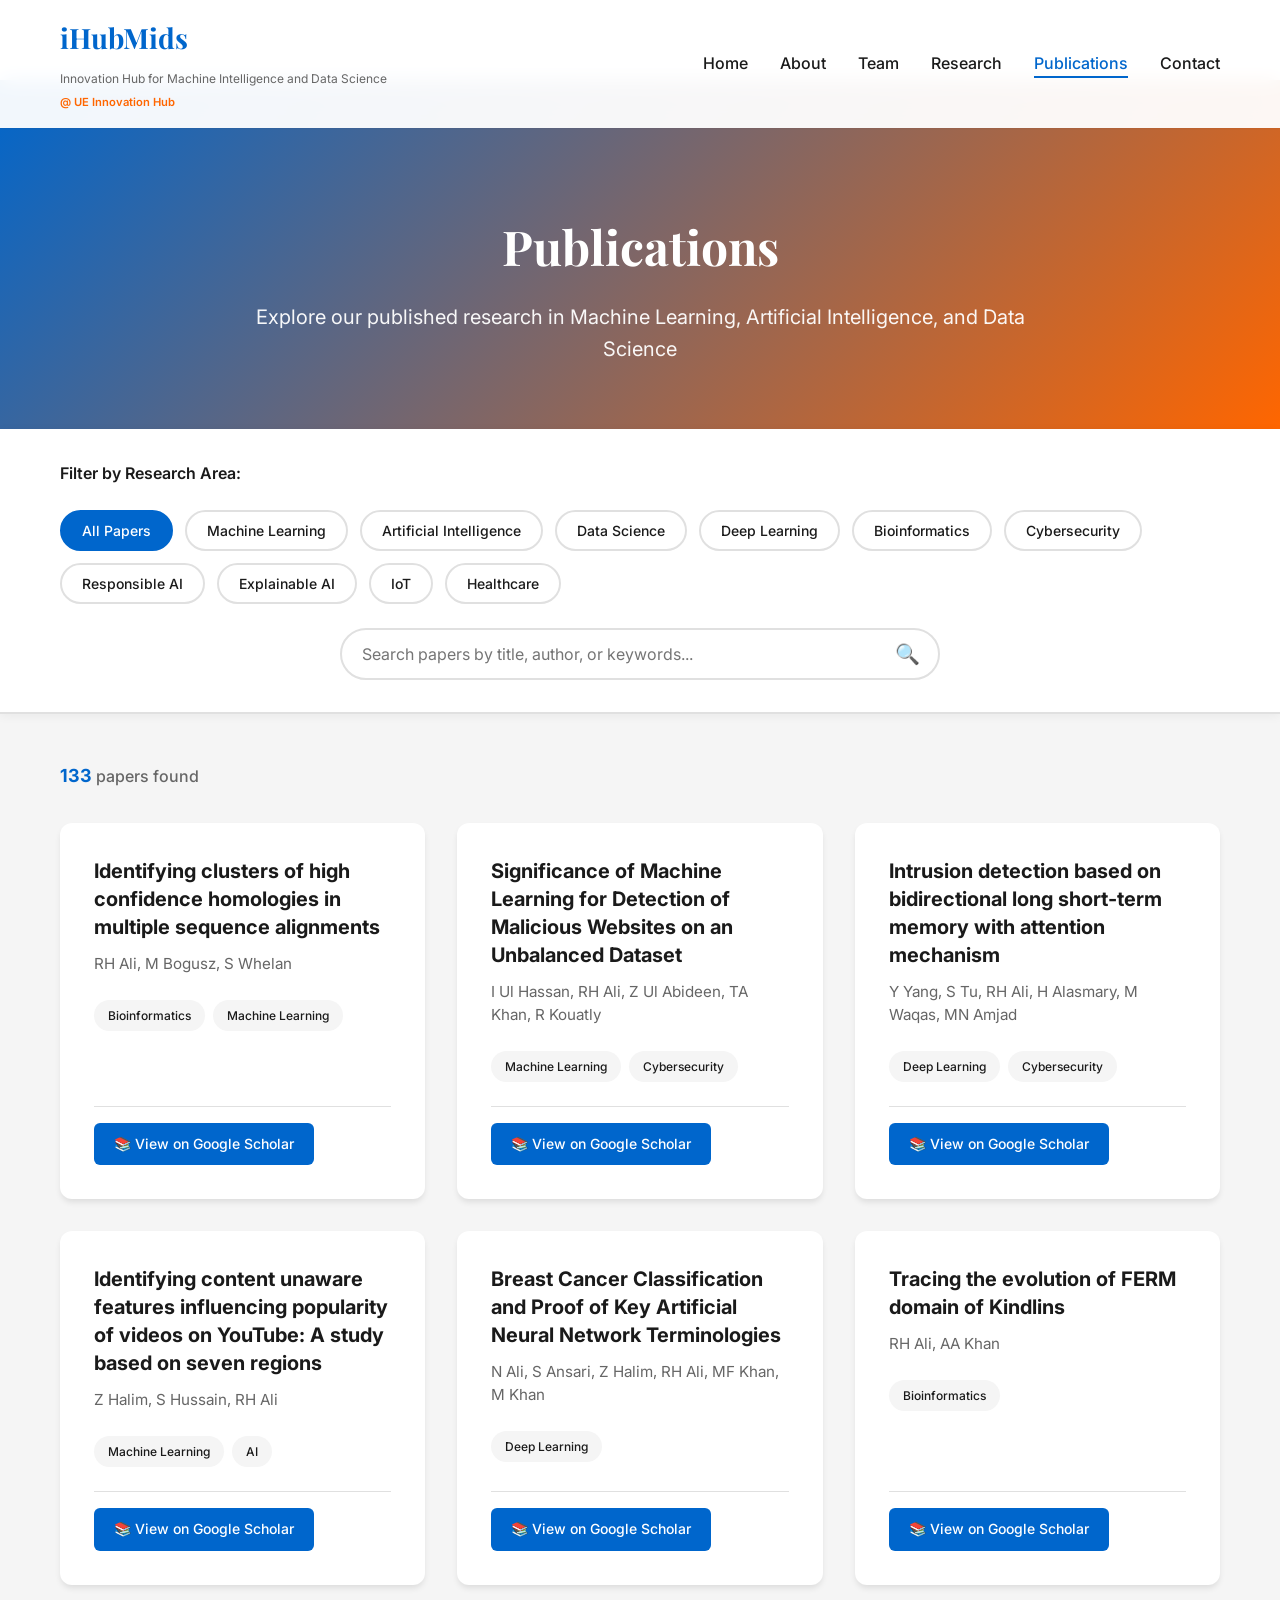
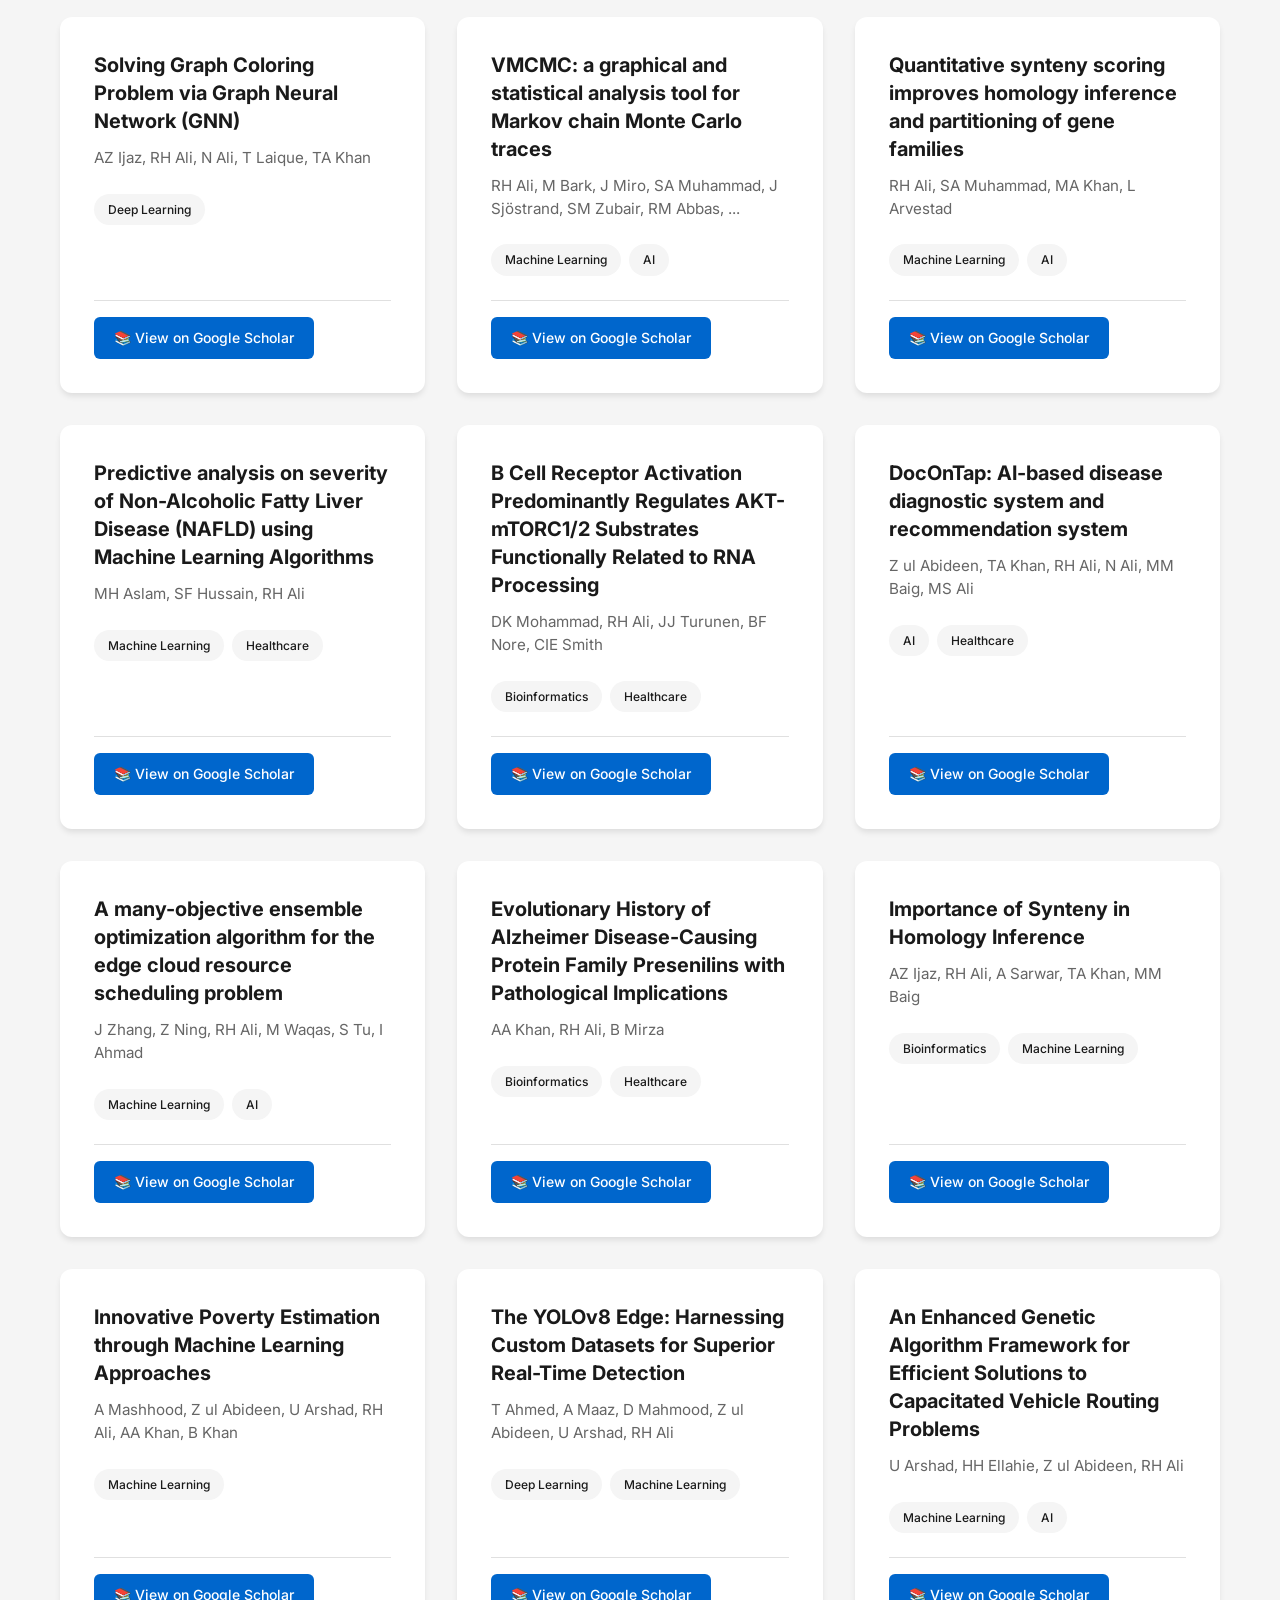
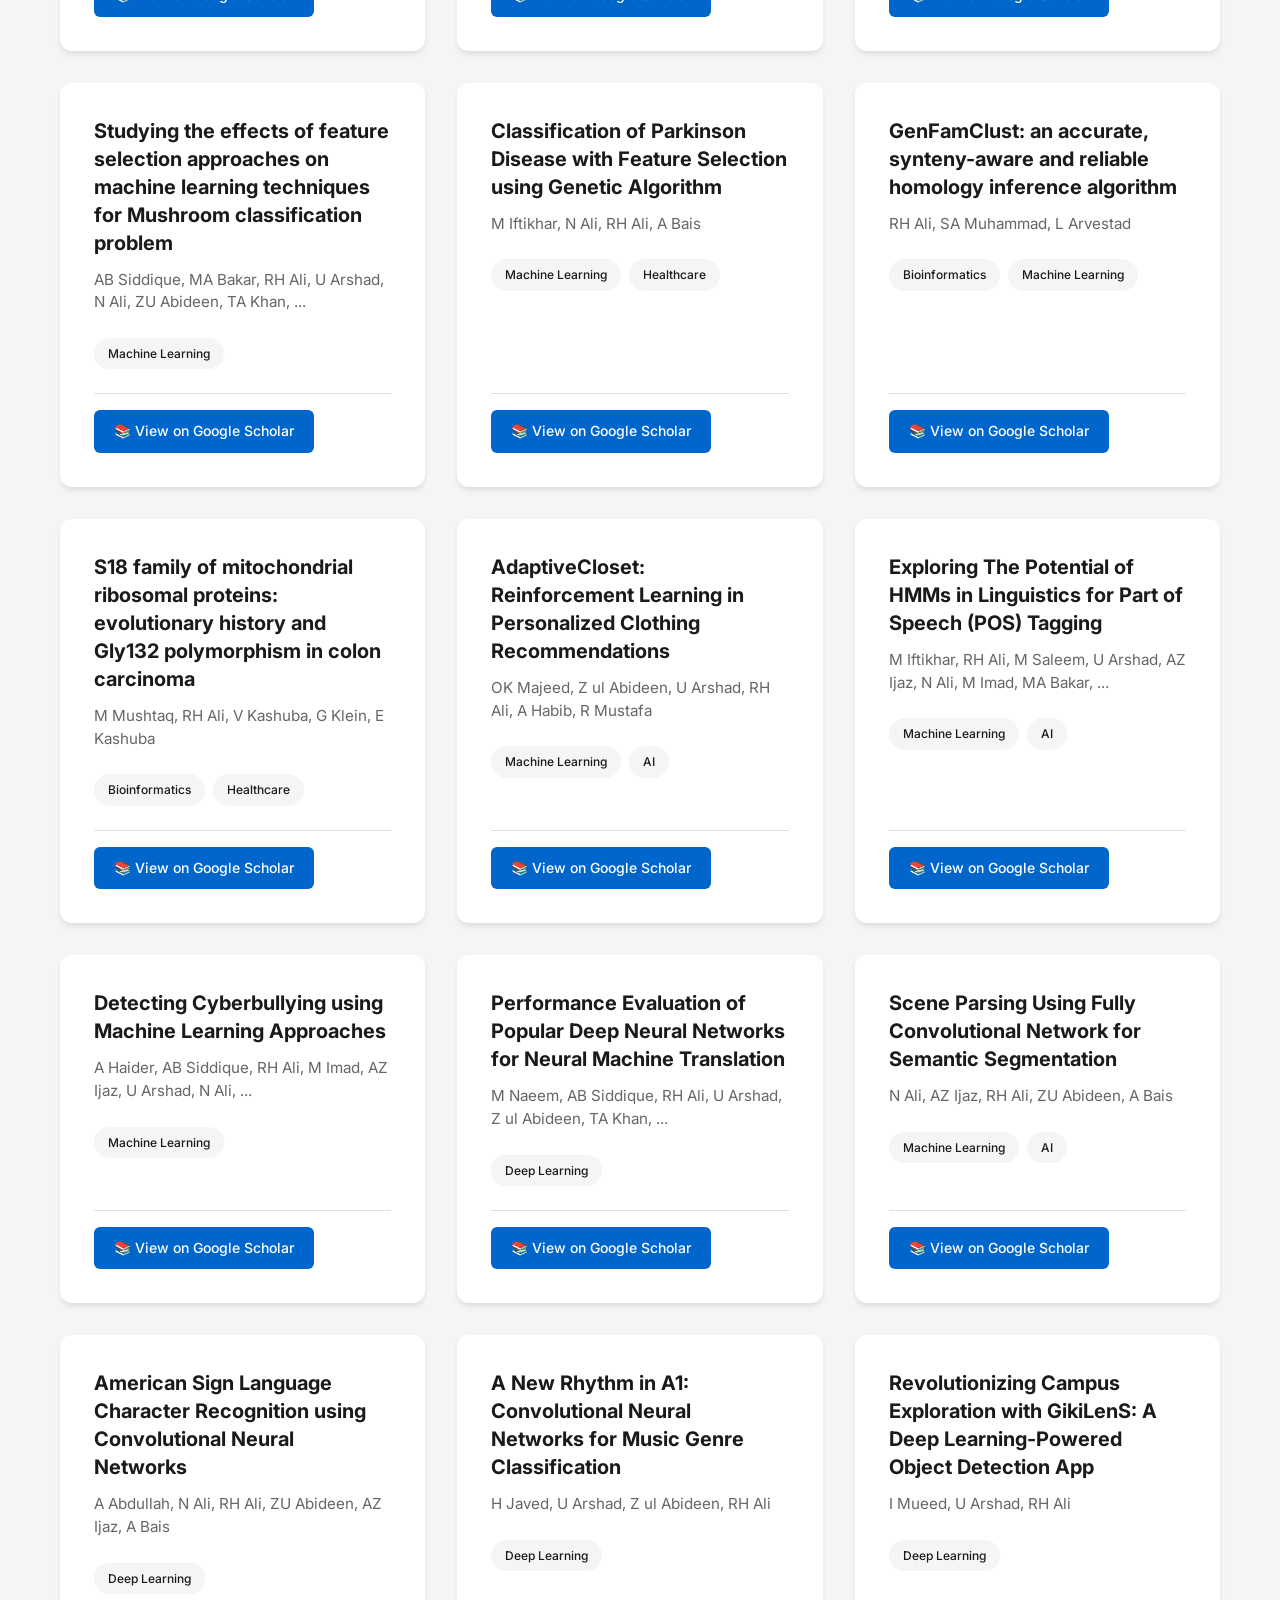
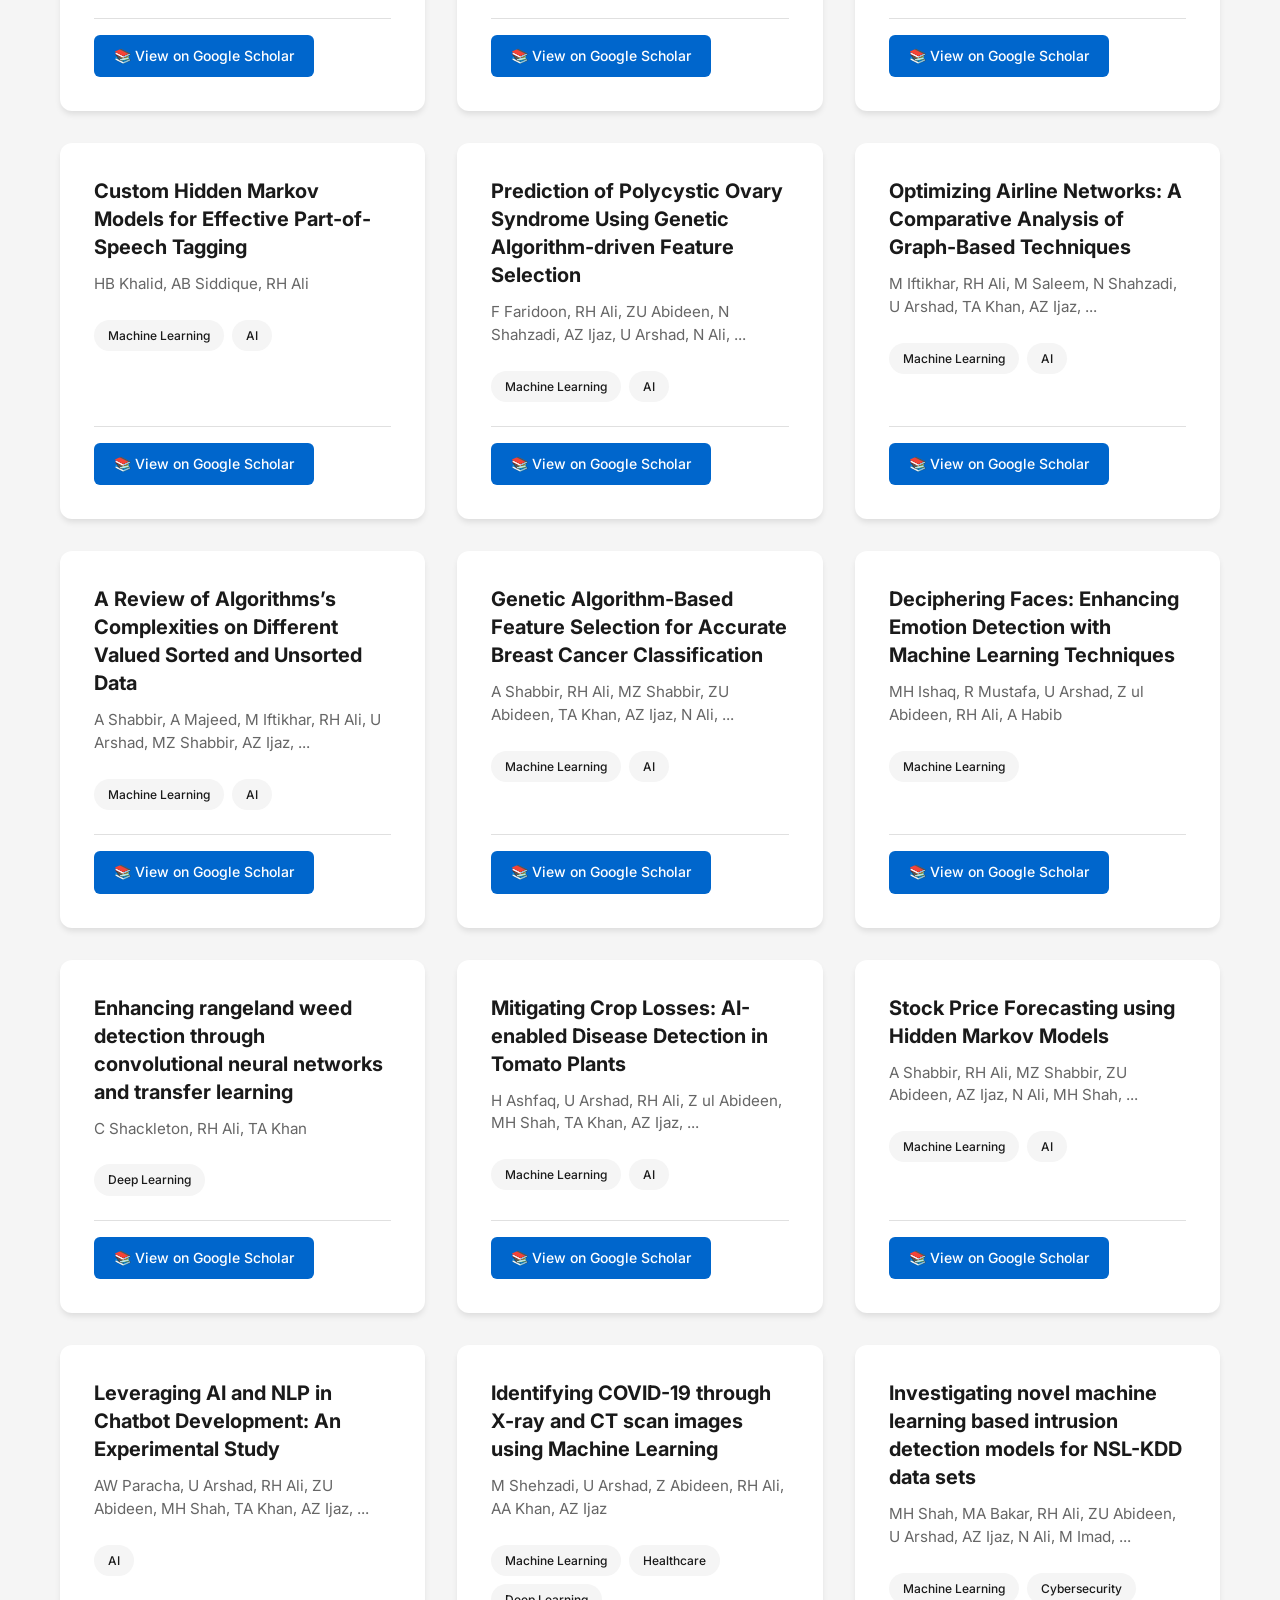
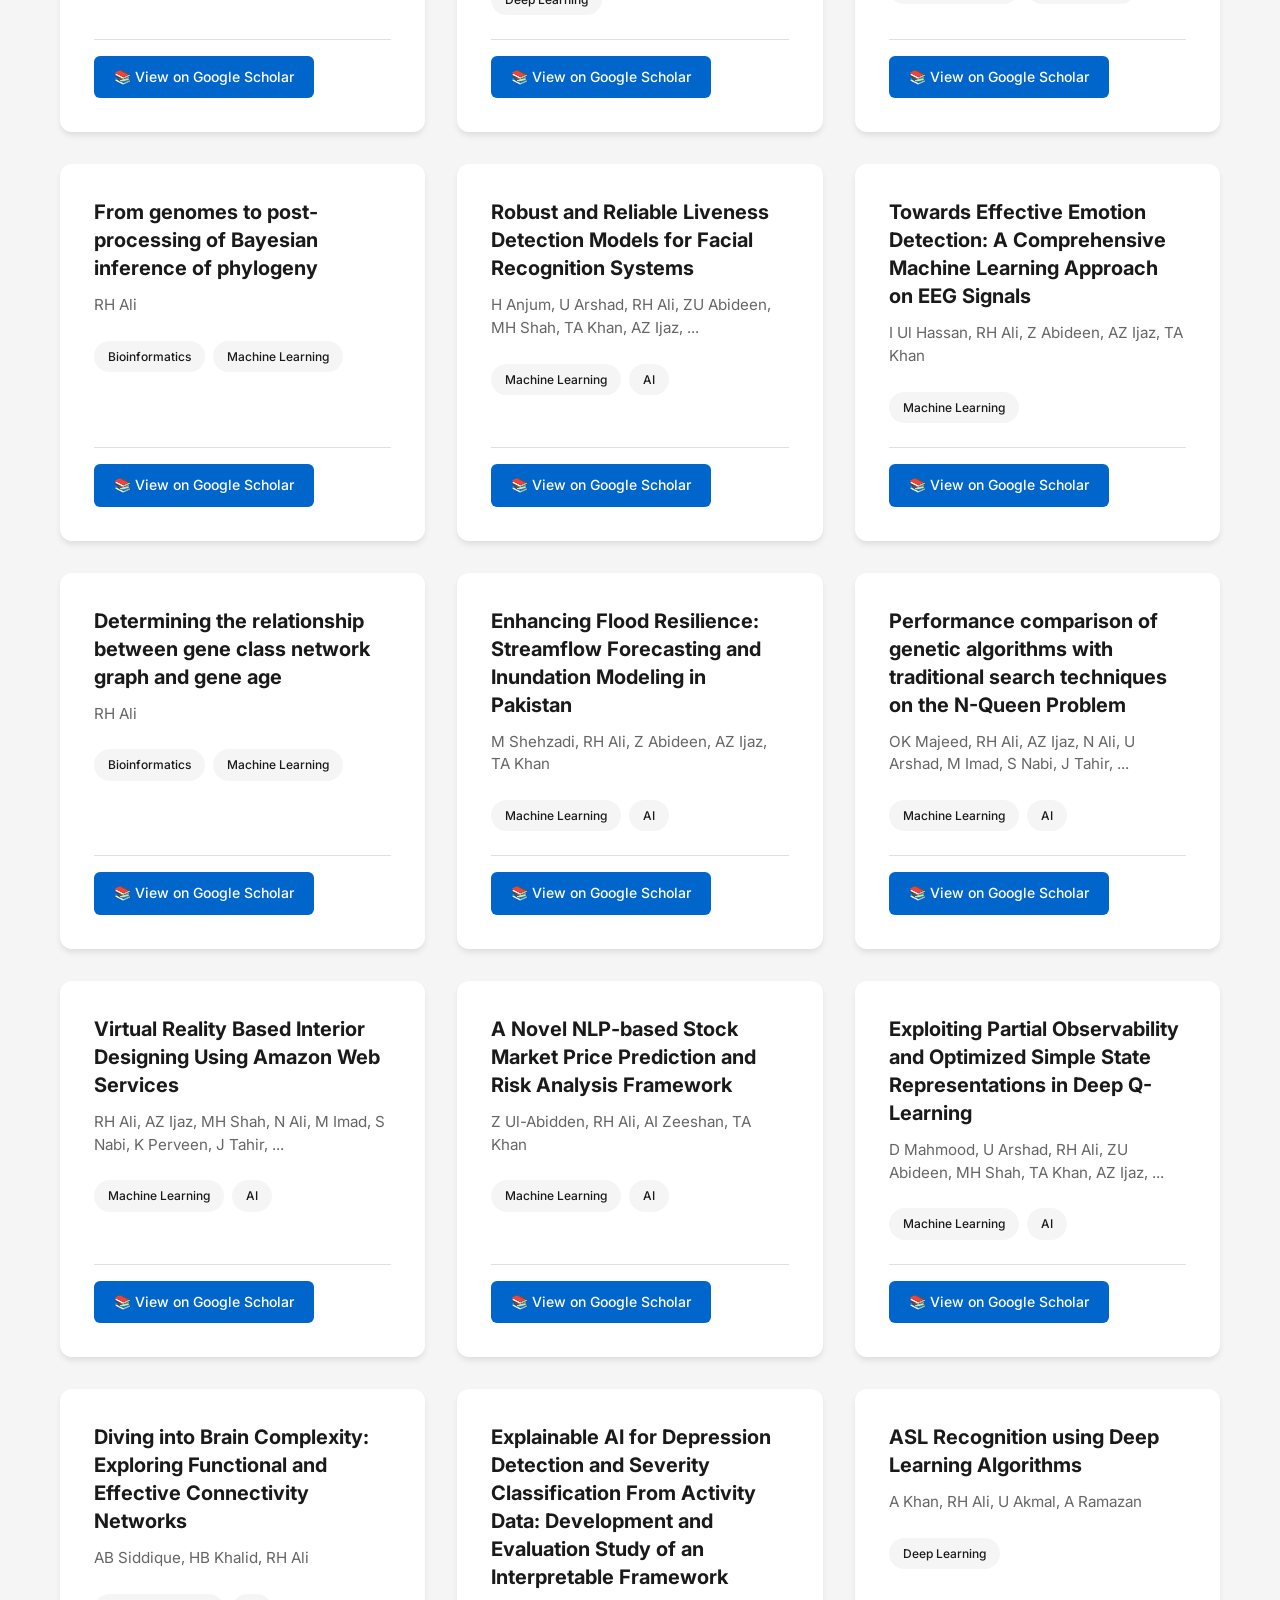
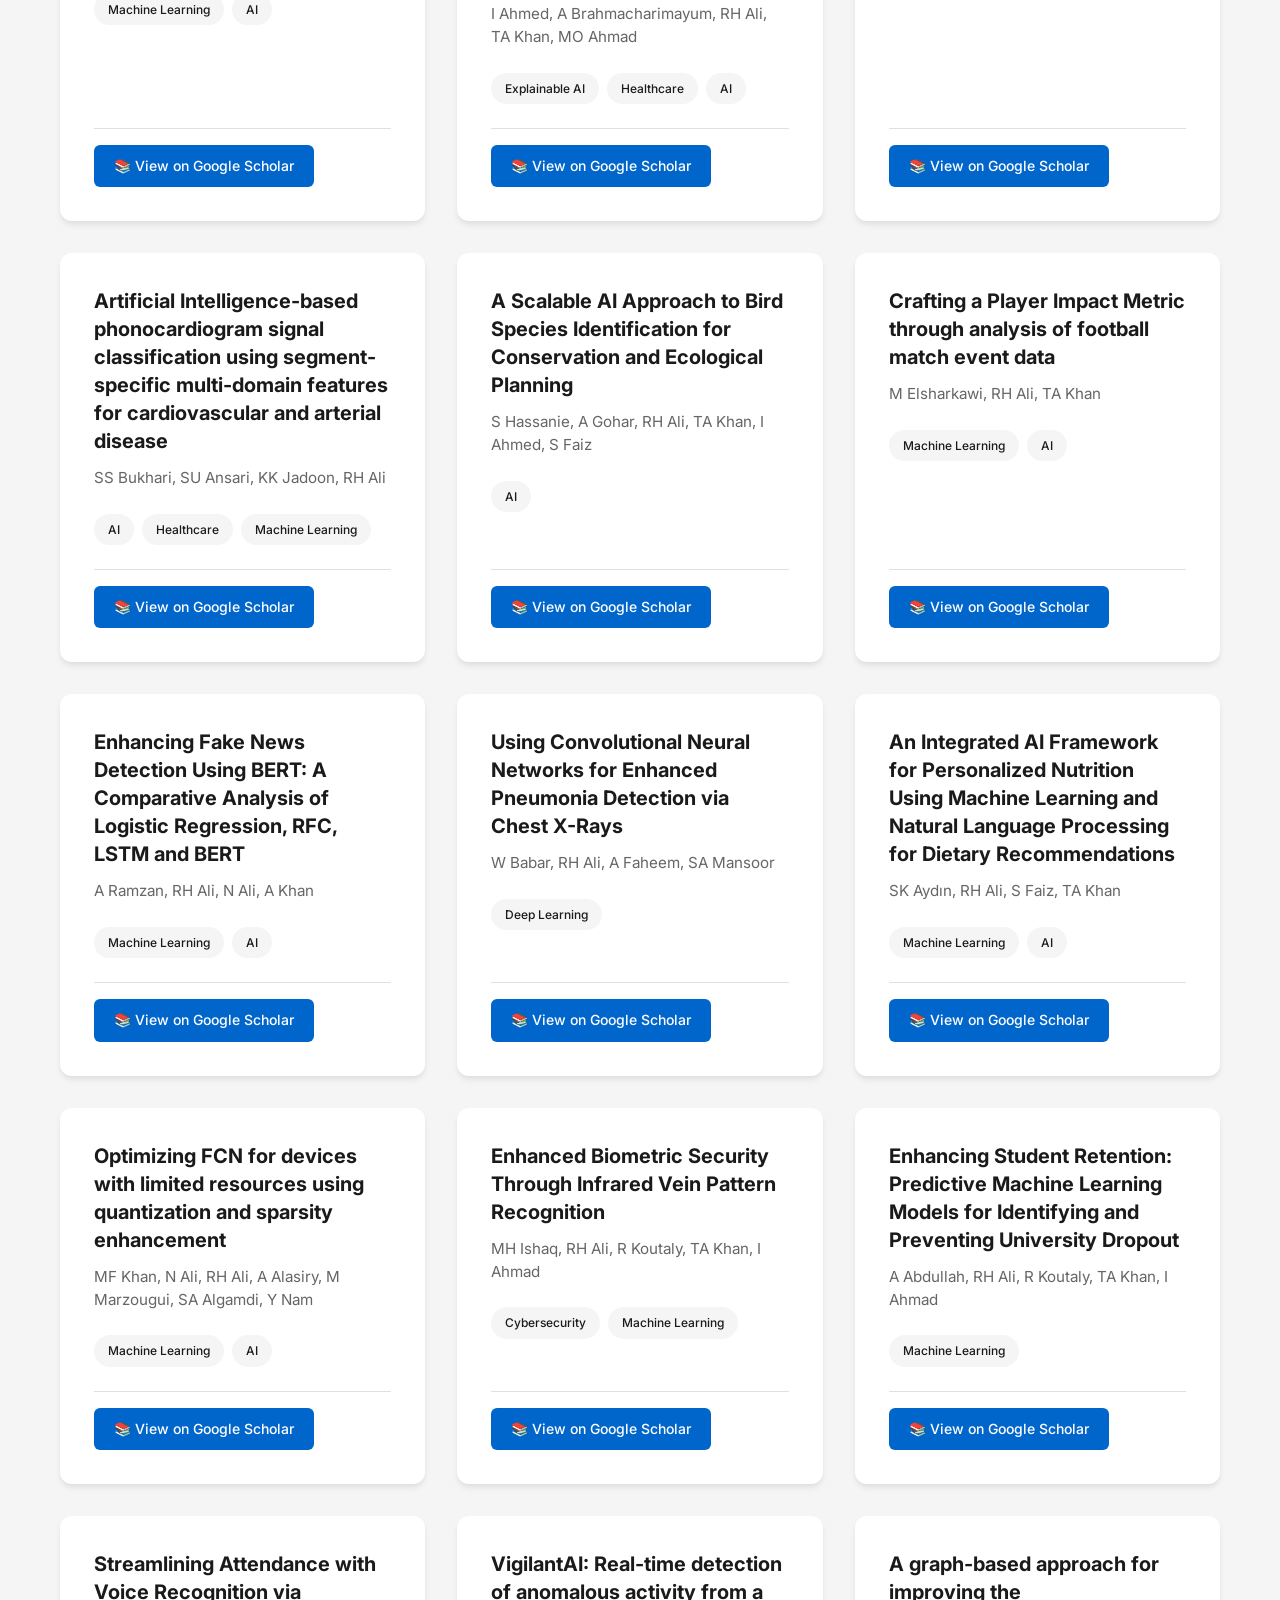
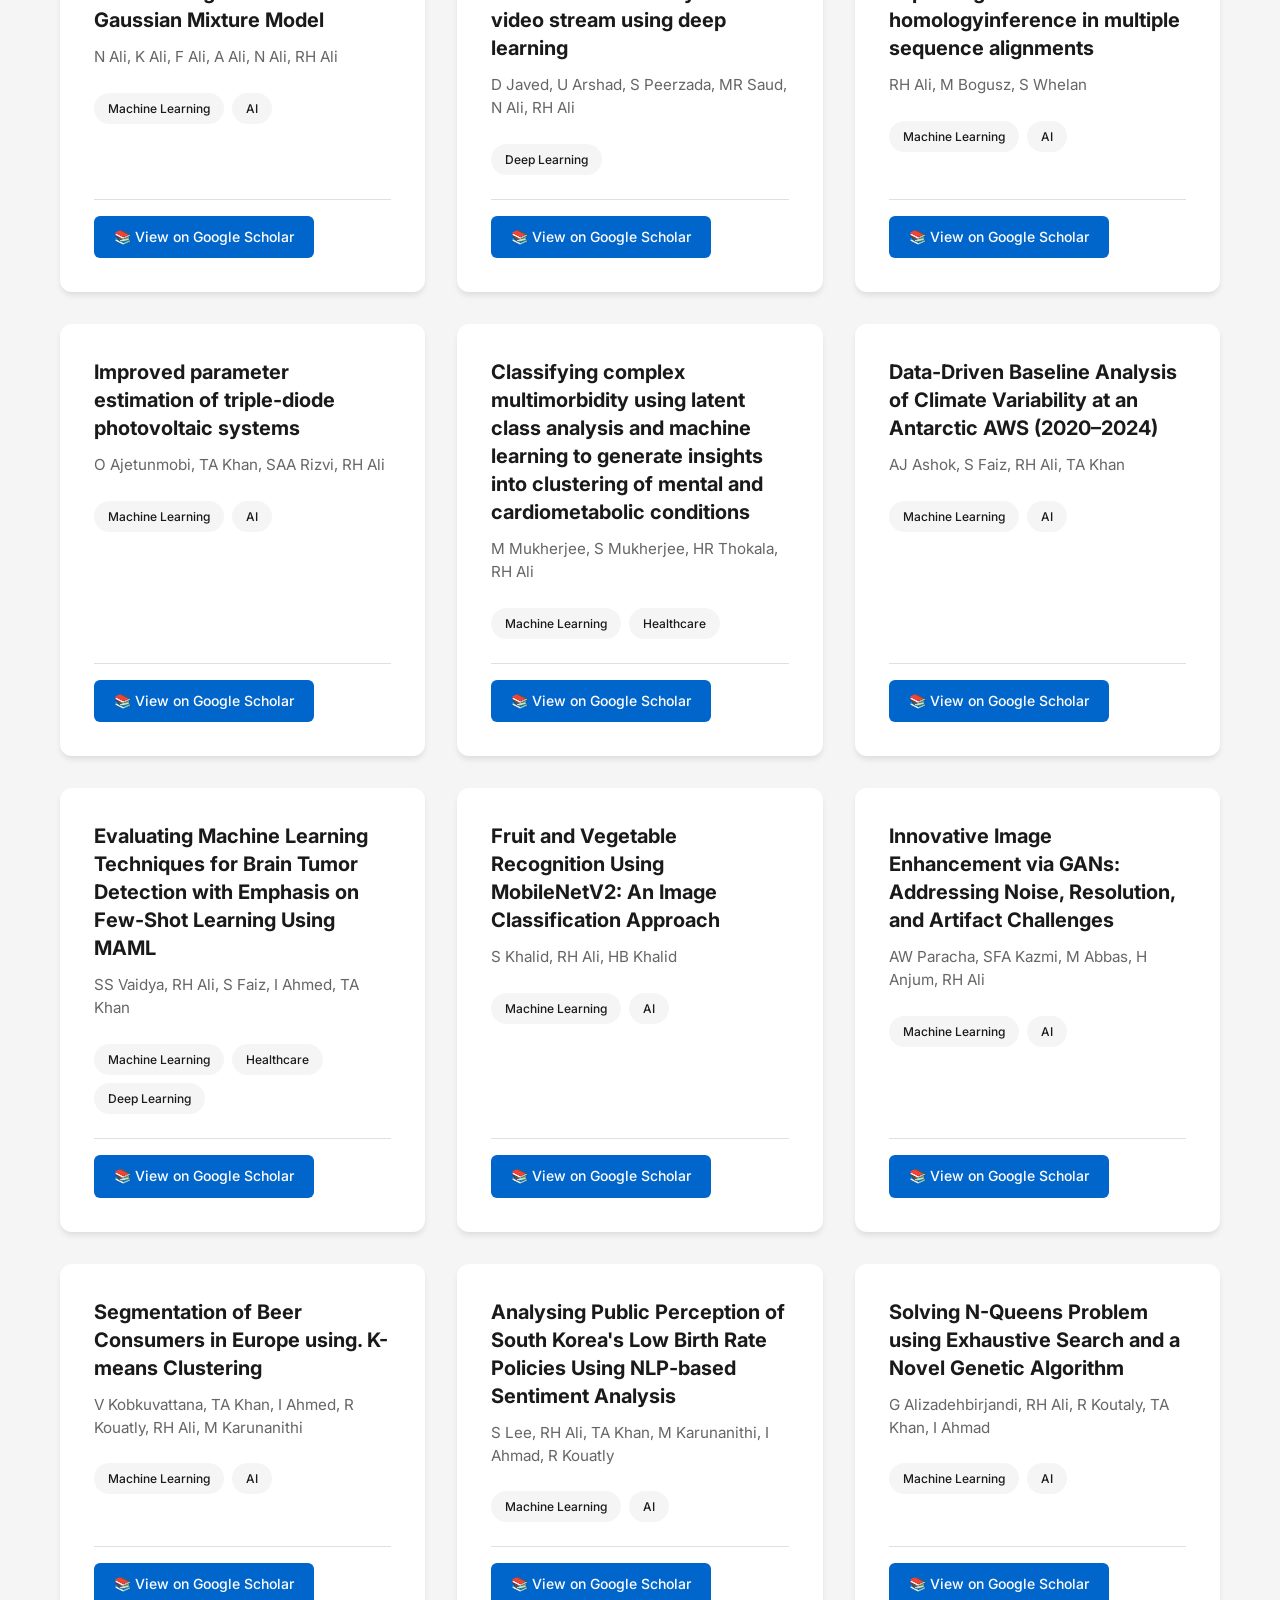
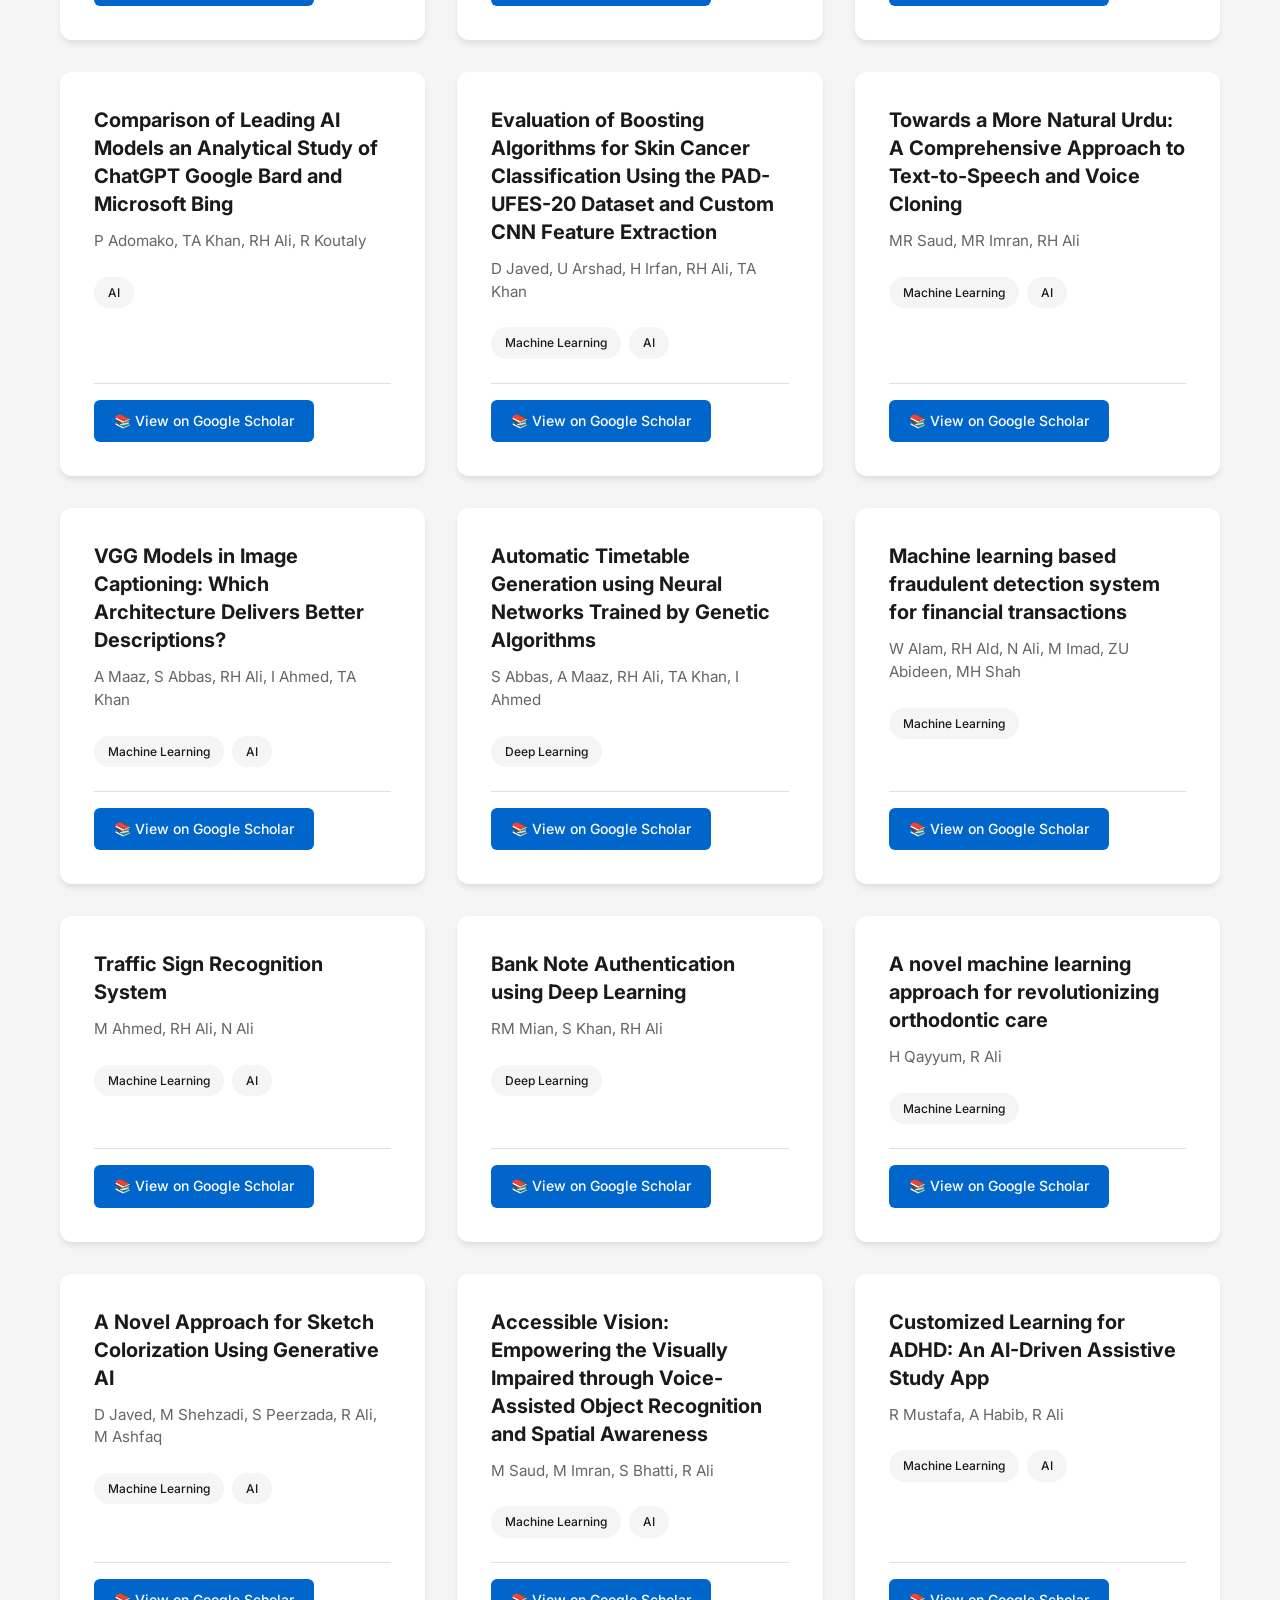
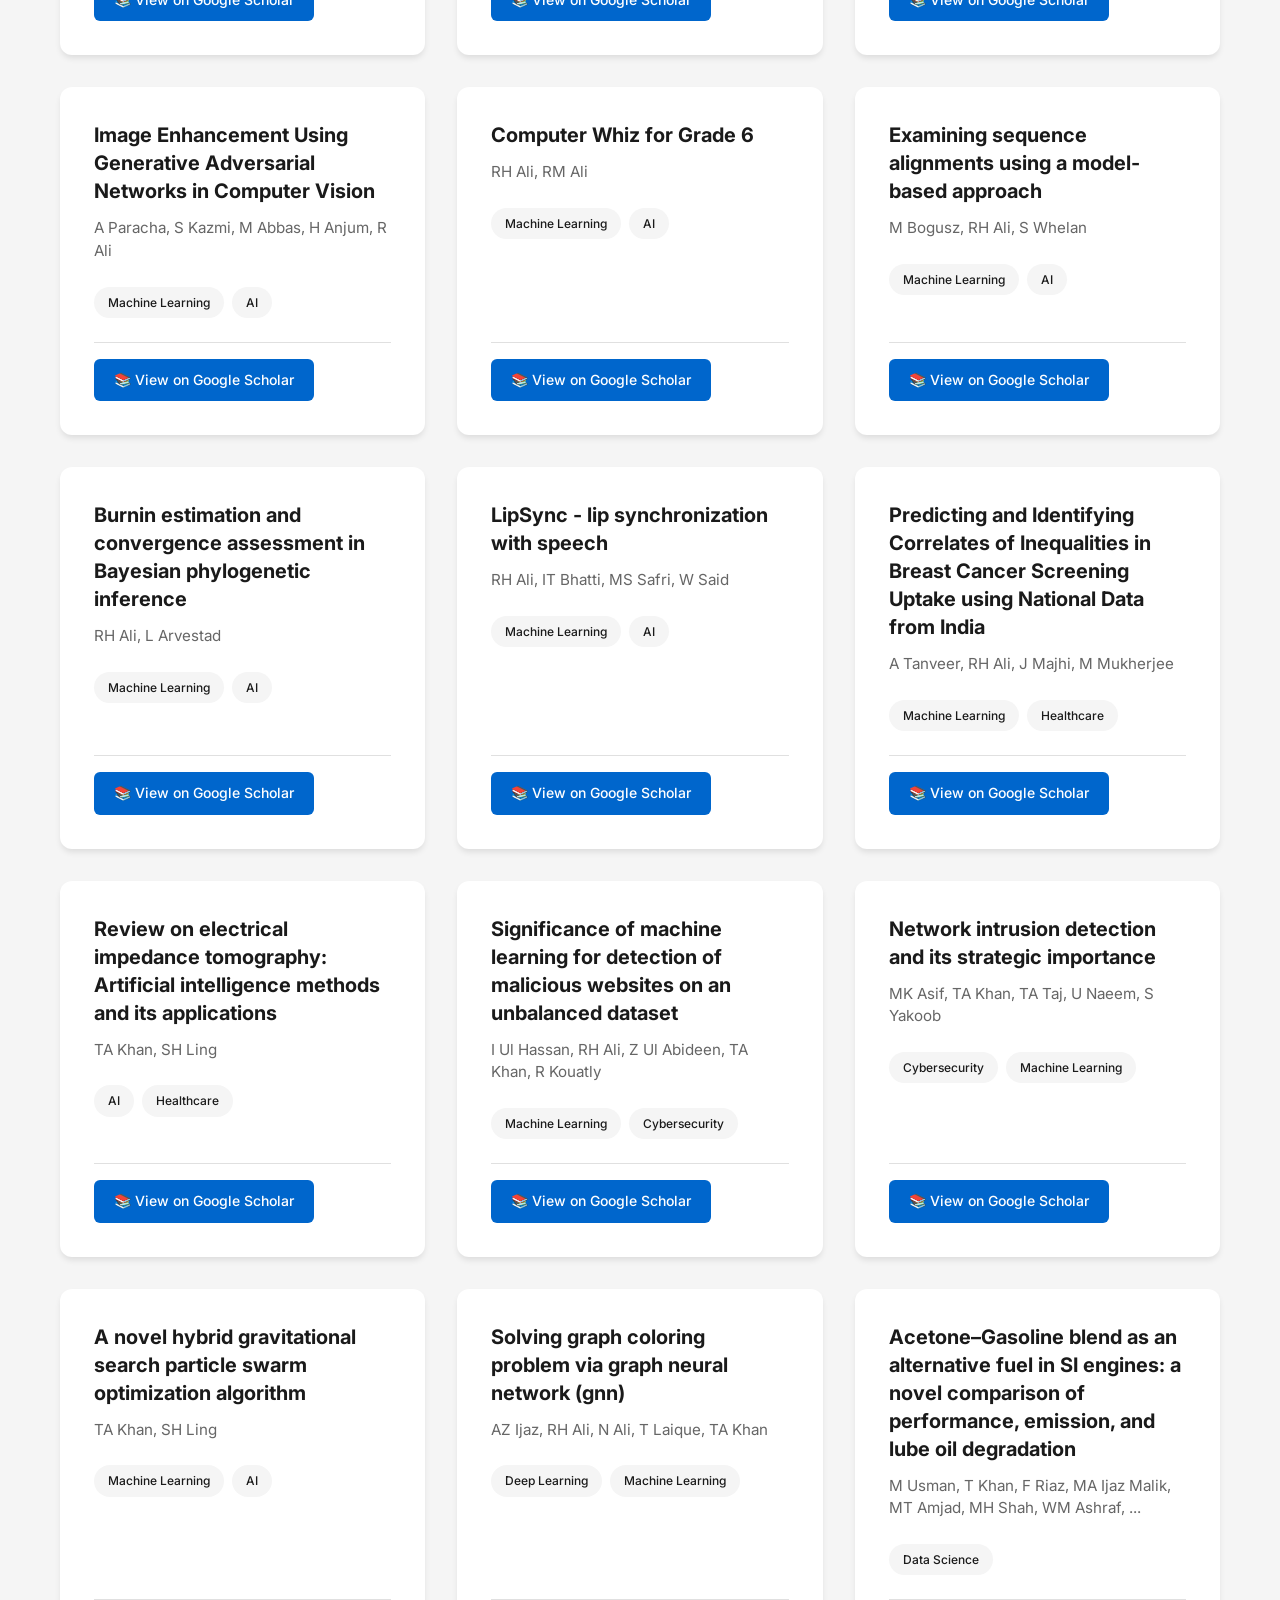
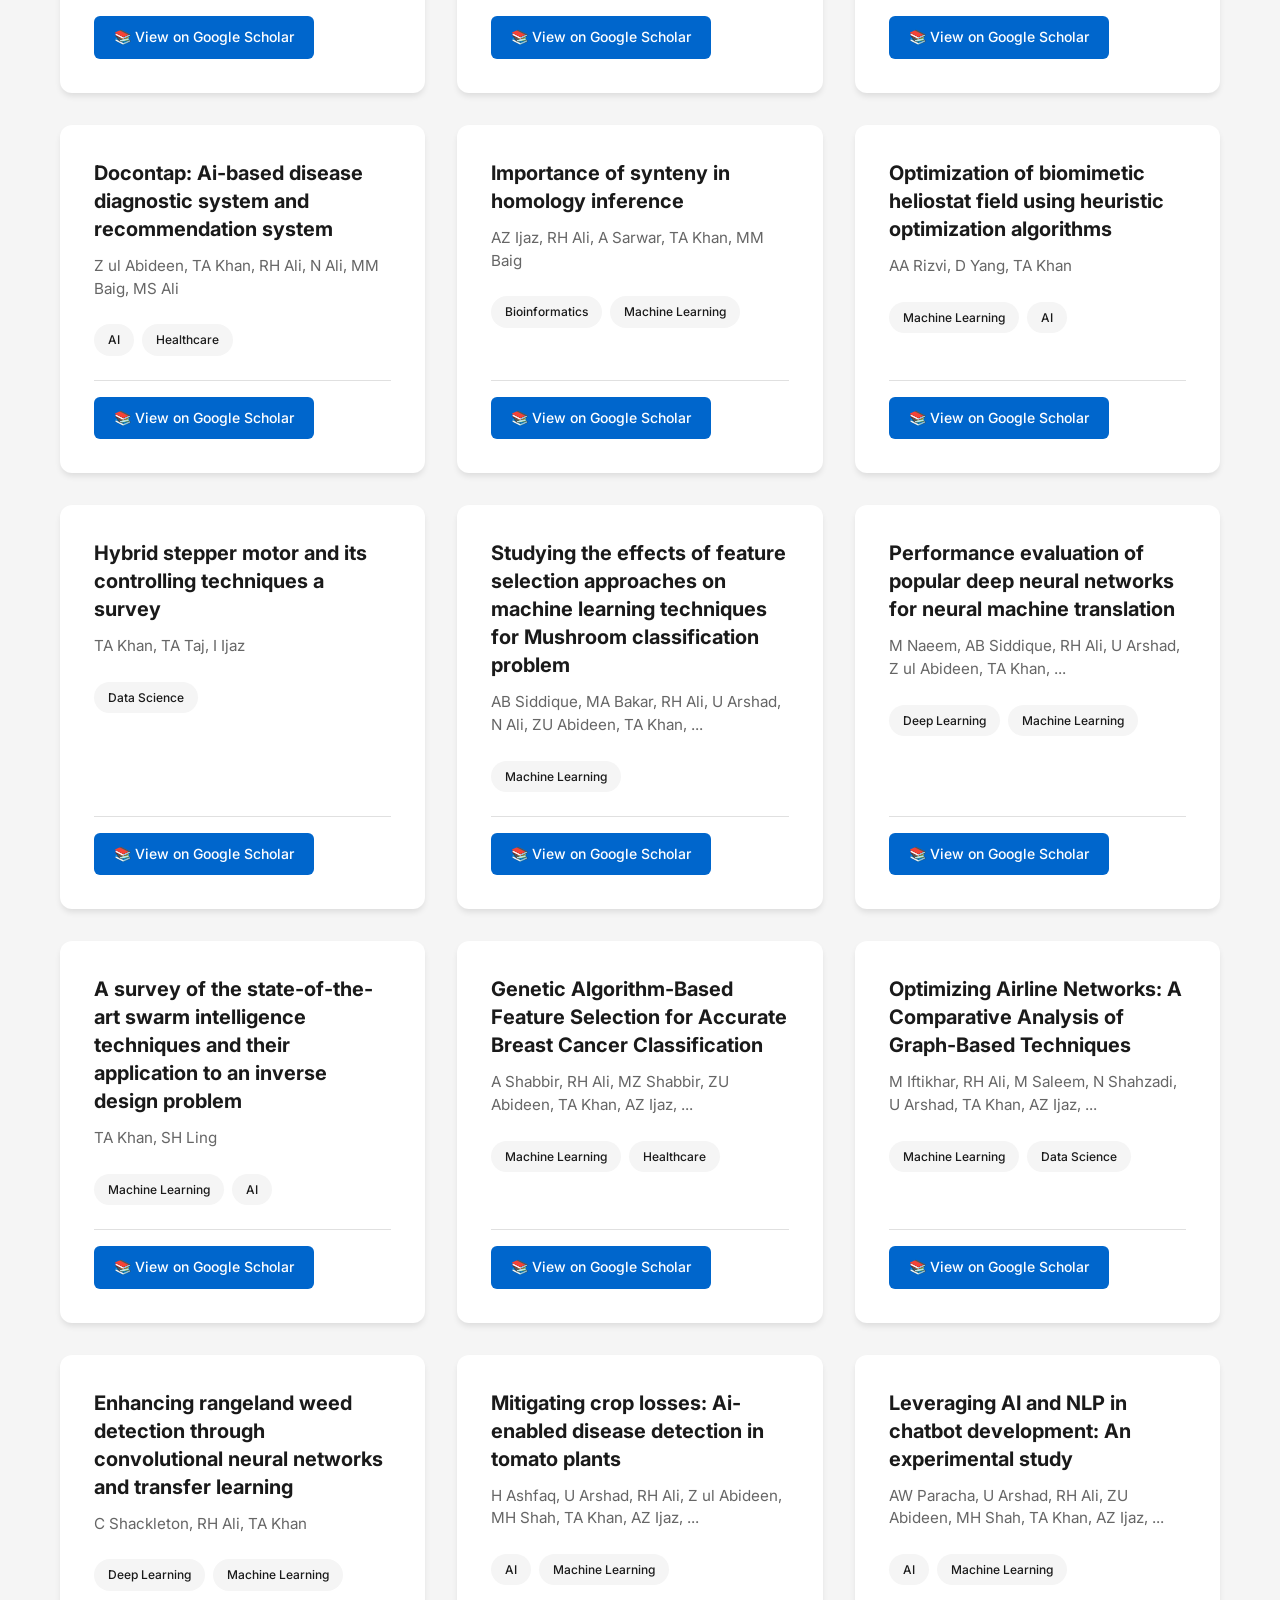
<file: research-papers.html>
<!DOCTYPE html>
<html lang="en">
<head>
    <meta charset="UTF-8">
    <meta name="viewport" content="width=device-width, initial-scale=1.0">
    <title>Publications - iHubMids</title>
    <link rel="stylesheet" href="styles.css">
    <link rel="stylesheet" href="papers.css">
    <link rel="preconnect" href="https://fonts.googleapis.com">
    <link rel="preconnect" href="https://fonts.gstatic.com" crossorigin>
    <link href="https://fonts.googleapis.com/css2?family=Inter:wght@300;400;500;600;700&family=Playfair+Display:wght@600;700&display=swap" rel="stylesheet">
</head>
<body>
    <!-- Navigation -->
    <nav class="navbar" id="navbar">
        <div class="container">
            <div class="nav-wrapper">
                <div class="logo">
                    <a href="index.html" style="text-decoration: none; color: inherit;">
                        <h1>iHubMids</h1>
                        <span class="tagline">Innovation Hub for Machine Intelligence and Data Science</span>
                        <span class="ue-brand">@ UE Innovation Hub</span>
                    </a>
                </div>
                <ul class="nav-menu" id="navMenu">
                    <li><a href="index.html" class="nav-link">Home</a></li>
                    <li><a href="index.html#about" class="nav-link">About</a></li>
                    <li><a href="index.html#team" class="nav-link">Team</a></li>
                    <li><a href="index.html#research" class="nav-link">Research</a></li>
                    <li><a href="research-papers.html" class="nav-link active">Publications</a></li>
                    <li><a href="index.html#contact" class="nav-link">Contact</a></li>
                </ul>
                <div class="hamburger" id="hamburger">
                    <span></span>
                    <span></span>
                    <span></span>
                </div>
            </div>
        </div>
    </nav>

    <!-- Research Papers Header -->
    <section class="papers-hero">
        <div class="container">
            <div class="papers-header">
                <h1 class="papers-title">Publications</h1>
                <p class="papers-subtitle">Explore our published research in Machine Learning, Artificial Intelligence, and Data Science</p>
            </div>
        </div>
    </section>

    <!-- Filter Section -->
    <section class="filter-section">
        <div class="container">
            <div class="filter-wrapper">
                <div class="filter-label">
                    <span>Filter by Research Area:</span>
                </div>
                <div class="filter-buttons">
                    <button class="filter-btn active" data-filter="all">All Papers</button>
                    <button class="filter-btn" data-filter="machine-learning">Machine Learning</button>
                    <button class="filter-btn" data-filter="artificial-intelligence">Artificial Intelligence</button>
                    <button class="filter-btn" data-filter="data-science">Data Science</button>
                    <button class="filter-btn" data-filter="deep-learning">Deep Learning</button>
                    <button class="filter-btn" data-filter="bioinformatics">Bioinformatics</button>
                    <button class="filter-btn" data-filter="cybersecurity">Cybersecurity</button>
                    <button class="filter-btn" data-filter="responsible-ai">Responsible AI</button>
                    <button class="filter-btn" data-filter="explainable-ai">Explainable AI</button>
                    <button class="filter-btn" data-filter="iot">IoT</button>
                    <button class="filter-btn" data-filter="healthcare">Healthcare</button>
                </div>
            </div>
            <div class="search-box">
                <input type="text" id="searchInput" placeholder="Search papers by title, author, or keywords..." class="search-input">
                <span class="search-icon">🔍</span>
            </div>
        </div>
    </section>

    <!-- Papers List Section -->
    <section class="papers-section">
        <div class="container">
            <div class="papers-stats">
                <span id="paperCount">0</span> papers found
            </div>
            <div class="papers-grid" id="papersGrid">
                <!-- Papers will be dynamically inserted here -->
            </div>
            <div class="no-results" id="noResults" style="display: none;">
                <p>No papers found matching your criteria.</p>
            </div>
        </div>
    </section>

    <!-- Footer -->
    <footer class="footer">
        <div class="container">
            <div class="footer-content">
                <div class="footer-section">
                    <h3>iHubMids</h3>
                    <p>Innovation Hub for Machine Intelligence and Data Science</p>
                    <p class="footer-location">University of Europe for Applied Sciences<br>Innovation Hub<br>Konrad-Zuse-Ring 11<br>D-14469 Potsdam, Germany</p>
                </div>
                <div class="footer-section">
                    <h4>Quick Links</h4>
                    <ul>
                        <li><a href="index.html">Home</a></li>
                        <li><a href="index.html#about">About</a></li>
                        <li><a href="index.html#team">Team</a></li>
                        <li><a href="index.html#research">Research</a></li>
                        <li><a href="research-papers.html">Publications</a></li>
                    </ul>
                </div>
                <div class="footer-section">
                    <h4>Research Areas</h4>
                    <ul>
                        <li>Machine Learning</li>
                        <li>Artificial Intelligence</li>
                        <li>Data Science</li>
                        <li>Bioinformatics</li>
                        <li>Cybersecurity</li>
                    </ul>
                </div>
            </div>
            <div class="footer-bottom">
                <p>&copy; 2024 iHubMids - University of Europe for Applied Sciences. All rights reserved.</p>
                <p style="margin-top: 0.5rem; font-size: 0.9rem;">
                    <a href="https://www.ue-germany.com/de/standorte/innovation-hub" target="_blank" style="color: rgba(255, 255, 255, 0.8); text-decoration: none;">UE Innovation Hub</a> | 
                    <a href="https://www.ue-germany.com" target="_blank" style="color: rgba(255, 255, 255, 0.8); text-decoration: none;">University of Europe for Applied Sciences</a>
                </p>
            </div>
        </div>
    </footer>

    <script src="script.js"></script>
    <script src="papers.js"></script>
</body>
</html>
</file>
<file: styles.css>
/* Reset and Base Styles */
* {
    margin: 0;
    padding: 0;
    box-sizing: border-box;
}

:root {
    /* UE Innovation Hub Brand Colors */
    --primary-color: #0066cc;
    /* UE Blue - kept for compatibility */
    --primary-dark: #0052a3;
    --secondary-color: #ff6600;
    --accent-color: #00a8e8;
    --text-dark: #1a1a1a;
    --text-light: #666666;
    --bg-light: #f5f5f5;
    --bg-white: #ffffff;
    --border-color: #e0e0e0;
    --ue-blue: #0066cc;
    --ue-orange: #ff6600;
    --ue-light-blue: #e6f2ff;
    --shadow-sm: 0 1px 2px 0 rgba(0, 0, 0, 0.05);
    --shadow-md: 0 4px 6px -1px rgba(0, 0, 0, 0.1);
    --shadow-lg: 0 10px 15px -3px rgba(0, 0, 0, 0.1);
    --shadow-xl: 0 20px 25px -5px rgba(0, 0, 0, 0.1);
}

html {
    scroll-behavior: smooth;
}

body {
    font-family: 'Inter', -apple-system, BlinkMacSystemFont, 'Segoe UI', Roboto, sans-serif;
    color: var(--text-dark);
    line-height: 1.6;
    overflow-x: hidden;
    position: relative;
}

.container {
    max-width: 1200px;
    margin: 0 auto;
    padding: 0 20px;
}

/* Navigation */
.navbar {
    position: fixed;
    top: 0;
    left: 0;
    right: 0;
    background: rgba(255, 255, 255, 0.95);
    backdrop-filter: blur(10px);
    box-shadow: var(--shadow-sm);
    z-index: 1000;
    transition: all 0.3s ease;
}

.navbar.scrolled {
    box-shadow: var(--shadow-md);
}

.nav-wrapper {
    display: flex;
    justify-content: space-between;
    align-items: center;
    padding: 1rem 0;
}

.logo h1 {
    font-family: 'Playfair Display', serif;
    font-size: 1.75rem;
    color: var(--ue-blue);
    margin-bottom: 0.25rem;
}

.logo .tagline {
    font-size: 0.75rem;
    color: var(--text-light);
    font-weight: 400;
}

.logo .ue-brand {
    font-size: 0.7rem;
    color: var(--ue-orange);
    font-weight: 600;
    display: block;
    margin-top: 0.25rem;
}

.nav-menu {
    display: flex;
    list-style: none;
    gap: 2rem;
    align-items: center;
}

.nav-link {
    text-decoration: none;
    color: var(--text-dark);
    font-weight: 500;
    transition: color 0.3s ease;
    position: relative;
}

.nav-link::after {
    content: '';
    position: absolute;
    bottom: -5px;
    left: 0;
    width: 0;
    height: 2px;
    background: var(--ue-blue);
    transition: width 0.3s ease;
}

.nav-link:hover {
    color: var(--ue-blue);
}

.nav-link:hover::after {
    width: 100%;
}

.hamburger {
    display: none;
    flex-direction: column;
    cursor: pointer;
    gap: 4px;
}

.hamburger span {
    width: 25px;
    height: 3px;
    background: var(--text-dark);
    transition: all 0.3s ease;
}

/* Hero Section */
.hero {
    position: relative;
    min-height: 100vh;
    display: flex;
    align-items: center;
    justify-content: center;
    text-align: center;
    padding-top: 80px;
    overflow: hidden;
    z-index: 1;
}

.hero-background {
    position: absolute;
    top: 0;
    left: 0;
    right: 0;
    bottom: 0;
    background: linear-gradient(135deg, #0066cc 0%, #004d99 50%, #ff6600 100%);
    z-index: -2;
}

.hero-background::before {
    content: '';
    position: absolute;
    top: 0;
    left: 0;
    right: 0;
    bottom: 0;
    background: url('data:image/svg+xml,<svg width="100" height="100" xmlns="http://www.w3.org/2000/svg"><defs><pattern id="grid" width="100" height="100" patternUnits="userSpaceOnUse"><path d="M 100 0 L 0 0 0 100" fill="none" stroke="rgba(255,255,255,0.1)" stroke-width="1"/></pattern></defs><rect width="100" height="100" fill="url(%23grid)"/></svg>');
    opacity: 0.3;
}

.hero-overlay {
    position: absolute;
    top: 0;
    left: 0;
    right: 0;
    bottom: 0;
    background: rgba(0, 0, 0, 0.2);
    z-index: -1;
}

.hero-content {
    position: relative;
    z-index: 1;
    color: white;
    max-width: 800px;
    padding: 2rem;
}

.hero-title {
    font-family: 'Playfair Display', serif;
    font-size: 4.5rem;
    font-weight: 700;
    margin-bottom: 1rem;
    animation: fadeInUp 1s ease;
}

.hero-subtitle {
    font-size: 1.5rem;
    font-weight: 300;
    margin-bottom: 1.5rem;
    opacity: 0.95;
    animation: fadeInUp 1s ease 0.2s both;
}

.hero-description {
    font-size: 1.125rem;
    margin-bottom: 2.5rem;
    opacity: 0.9;
    line-height: 1.8;
    animation: fadeInUp 1s ease 0.4s both;
}

.hero-buttons {
    display: flex;
    gap: 1rem;
    justify-content: center;
    flex-wrap: wrap;
    animation: fadeInUp 1s ease 0.6s both;
}

.btn {
    padding: 0.875rem 2rem;
    border-radius: 8px;
    text-decoration: none;
    font-weight: 600;
    transition: all 0.3s ease;
    display: inline-block;
    border: none;
    cursor: pointer;
    font-size: 1rem;
}

.btn-primary {
    background: var(--bg-white);
    color: var(--ue-blue);
}

.btn-primary:hover {
    transform: translateY(-2px);
    box-shadow: var(--shadow-lg);
}

.btn-secondary {
    background: transparent;
    color: var(--bg-white);
    border: 2px solid var(--bg-white);
}

.btn-secondary:hover {
    background: var(--bg-white);
    color: var(--ue-blue);
}

.scroll-indicator {
    position: absolute;
    bottom: 30px;
    left: 50%;
    transform: translateX(-50%);
    animation: bounce 2s infinite;
}

.mouse {
    width: 30px;
    height: 50px;
    border: 2px solid white;
    border-radius: 15px;
    position: relative;
}

.mouse::before {
    content: '';
    position: absolute;
    top: 8px;
    left: 50%;
    transform: translateX(-50%);
    width: 4px;
    height: 8px;
    background: white;
    border-radius: 2px;
    animation: scroll 2s infinite;
}

/* Section Styles */
section {
    padding: 5rem 0;
    position: relative;
    z-index: 2;
}

.section-header {
    text-align: center;
    margin-bottom: 4rem;
}

.section-title {
    font-family: 'Playfair Display', serif;
    font-size: 2.5rem;
    font-weight: 700;
    color: var(--text-dark);
    margin-bottom: 1rem;
}

.title-underline {
    width: 80px;
    height: 4px;
    background: linear-gradient(90deg, var(--ue-blue), var(--ue-orange));
    margin: 0 auto 1.5rem;
    border-radius: 2px;
}

.section-description {
    font-size: 1.125rem;
    color: var(--text-light);
    max-width: 600px;
    margin: 0 auto;
}

/* About Section */
.about {
    background: var(--bg-white);
    position: relative;
    z-index: 2;
}

.about-content {
    display: grid;
    grid-template-columns: 2fr 1fr;
    gap: 4rem;
    align-items: center;
    position: relative;
    z-index: 1;
}

.about-text {
    position: relative;
    z-index: 1;
}

.about-text .lead {
    font-size: 1.25rem;
    font-weight: 600;
    color: var(--text-dark);
    margin-bottom: 1.5rem;
}

.about-text p {
    margin-bottom: 1.5rem;
    color: var(--text-light);
    line-height: 1.8;
}

.about-stats {
    display: flex;
    flex-direction: column;
    gap: 2rem;
    position: relative;
    z-index: 1;
}

.stat-item {
    text-align: center;
    padding: 2rem;
    background: var(--bg-light);
    border-radius: 12px;
    transition: transform 0.3s ease;
    opacity: 1 !important;
    /* Ensure stats are always visible */
}

.stat-item:hover {
    transform: translateY(-5px);
}

.stat-number {
    font-size: 3rem;
    font-weight: 700;
    color: var(--ue-blue);
    margin-bottom: 0.5rem;
}

.stat-label {
    font-size: 1rem;
    color: var(--text-light);
    font-weight: 500;
}

/* Team Section */
.team {
    background: var(--bg-light);
}

.team-grid {
    display: grid;
    grid-template-columns: repeat(auto-fit, minmax(280px, 1fr));
    gap: 2rem;
}

.team-card {
    background: var(--bg-white);
    border-radius: 16px;
    padding: 2rem;
    box-shadow: var(--shadow-md);
    transition: all 0.3s ease;
    text-align: center;
    opacity: 1;
    /* Default visible, JS will animate if available */
}

.team-card:hover {
    transform: translateY(-10px);
    box-shadow: var(--shadow-xl);
}

.team-image {
    margin-bottom: 1.5rem;
}

.team-placeholder {
    width: 120px;
    height: 120px;
    border-radius: 50%;
    background: linear-gradient(135deg, var(--ue-blue), var(--ue-orange));
    display: flex;
    align-items: center;
    justify-content: center;
    margin: 0 auto;
    color: white;
    font-size: 2rem;
    font-weight: 700;
}

.team-photo {
    width: 120px;
    height: 120px;
    border-radius: 50%;
    object-fit: cover;
    /* Ensures the image fills the circle without stretching */
    margin: 0 auto;
    display: block;
    box-shadow: var(--shadow-sm);
    /* Optional: adds a nice subtle shadow */
}

.team-name {
    font-size: 1.5rem;
    font-weight: 700;
    color: var(--text-dark);
    margin-bottom: 0.5rem;
}

.team-title {
    font-size: 1rem;
    color: var(--ue-blue);
    font-weight: 600;
    margin-bottom: 1rem;
}

.team-bio {
    color: var(--text-light);
    line-height: 1.7;
    margin-bottom: 1.5rem;
    font-size: 0.95rem;
}

.team-expertise {
    display: flex;
    flex-wrap: wrap;
    gap: 0.5rem;
    justify-content: center;
    margin-bottom: 1.5rem;
}

.expertise-tag {
    padding: 0.375rem 0.875rem;
    background: var(--bg-light);
    border-radius: 20px;
    font-size: 0.875rem;
    color: var(--text-dark);
    font-weight: 500;
}

.team-links {
    display: flex;
    gap: 1rem;
    justify-content: center;
    flex-wrap: wrap;
}

.team-link {
    padding: 0.5rem 1.25rem;
    background: var(--ue-blue);
    color: white;
    text-decoration: none;
    border-radius: 6px;
    font-size: 0.875rem;
    font-weight: 500;
    transition: all 0.3s ease;
}

.team-link:hover {
    background: var(--ue-orange);
    transform: translateY(-2px);
}

/* Research Section */
.research {
    background: var(--bg-white);
}

.research-grid {
    display: grid;
    grid-template-columns: repeat(auto-fit, minmax(300px, 1fr));
    gap: 2rem;
}

.research-card {
    background: var(--bg-light);
    padding: 2.5rem;
    border-radius: 16px;
    text-align: center;
    transition: all 0.3s ease;
    border: 2px solid transparent;
    opacity: 1;
    /* Default visible, JS will animate if available */
}

.research-card:hover .research-icon {
    transform: scale(1.1);
    transition: transform 0.3s ease;
}

.research-card:hover {
    transform: translateY(-5px);
    border-color: var(--ue-blue);
    box-shadow: var(--shadow-lg);
    background: var(--ue-light-blue);
}

.research-icon {
    font-size: 3.5rem;
    margin-bottom: 1.5rem;
    transition: transform 0.3s ease;
}

.research-title {
    font-size: 1.5rem;
    font-weight: 700;
    color: var(--text-dark);
    margin-bottom: 1rem;
}

.research-description {
    color: var(--text-light);
    line-height: 1.7;
}

/* Publications Section */
.publications {
    background: var(--bg-light);
}

.publications-content {
    max-width: 800px;
    margin: 0 auto;
}

.publications-intro {
    text-align: center;
    margin-bottom: 3rem;
}

.publications-intro p {
    color: var(--text-light);
    line-height: 1.8;
    margin-bottom: 1rem;
    font-size: 1.125rem;
}

.publications-links {
    display: flex;
    flex-direction: column;
    gap: 1.5rem;
}

.publication-link {
    display: flex;
    align-items: center;
    gap: 1.5rem;
    padding: 1.5rem;
    background: var(--bg-white);
    border-radius: 12px;
    text-decoration: none;
    color: var(--text-dark);
    transition: all 0.3s ease;
    box-shadow: var(--shadow-sm);
}

.publication-link:hover {
    transform: translateX(10px);
    box-shadow: var(--shadow-md);
}

.link-icon {
    font-size: 2.5rem;
}

.publication-link div {
    flex: 1;
}

.publication-link strong {
    display: block;
    font-size: 1.125rem;
    color: var(--text-dark);
    margin-bottom: 0.25rem;
}

.publication-link span {
    color: var(--text-light);
    font-size: 0.95rem;
}

/* Contact Section */
.contact {
    background: var(--bg-white);
}

.contact-content {
    display: grid;
    grid-template-columns: 1fr 1fr;
    gap: 4rem;
}

.contact-info {
    display: flex;
    flex-direction: column;
    gap: 2rem;
}

.contact-item {
    display: flex;
    gap: 1.5rem;
}

.contact-icon {
    font-size: 2rem;
    flex-shrink: 0;
}

.contact-item h3 {
    font-size: 1.25rem;
    font-weight: 700;
    color: var(--text-dark);
    margin-bottom: 0.5rem;
}

.contact-item p {
    color: var(--text-light);
    line-height: 1.7;
}

.contact-form-wrapper {
    background: var(--bg-light);
    padding: 2.5rem;
    border-radius: 16px;
}

.form-group {
    margin-bottom: 1.5rem;
}

.form-group label {
    display: block;
    margin-bottom: 0.5rem;
    font-weight: 600;
    color: var(--text-dark);
}

.form-group input,
.form-group textarea {
    width: 100%;
    padding: 0.875rem;
    border: 2px solid var(--border-color);
    border-radius: 8px;
    font-family: inherit;
    font-size: 1rem;
    transition: border-color 0.3s ease;
}

.form-group input:focus,
.form-group textarea:focus {
    outline: none;
    border-color: var(--ue-blue);
    box-shadow: 0 0 0 3px rgba(0, 102, 204, 0.1);
}

.form-group textarea {
    resize: vertical;
}

/* Banner Sections */
.banner-section {
    position: relative;
    width: 100%;
    min-height: 150px;
    background-size: cover;
    background-position: center;
    background-repeat: no-repeat;
    background-attachment: fixed;
    display: flex;
    align-items: center;
    justify-content: center;
    padding: 3rem 0;
    margin: 0;
}

.banner-1 {
    background-image: url('https://images.unsplash.com/photo-1485827404703-89b55fcc595e?ixlib=rb-4.0.3&auto=format&fit=crop&w=2000&q=80');
}

.banner-2 {
    background-image: url('https://images.unsplash.com/photo-1551288049-bebda4e38f71?ixlib=rb-4.0.3&auto=format&fit=crop&w=2000&q=80');
}

.banner-3 {
    background-image: url('https://images.unsplash.com/photo-1522071820081-009f0129c71c?ixlib=rb-4.0.3&auto=format&fit=crop&w=2000&q=80');
}

.banner-4 {
    background-image: url('https://images.unsplash.com/photo-1451187580459-43490279c0fa?ixlib=rb-4.0.3&auto=format&fit=crop&w=2000&q=80');
}

.banner-overlay {
    position: absolute;
    top: 0;
    left: 0;
    right: 0;
    bottom: 0;
    background: linear-gradient(135deg, rgba(0, 102, 204, 0.85) 0%, rgba(255, 102, 0, 0.75) 100%);
    z-index: 1;
    transition: background 0.3s ease;
}

.banner-content {
    position: relative;
    z-index: 2;
    text-align: center;
    color: white;
    max-width: 900px;
    padding: 0 2rem;
    animation: fadeInUp 1s ease;
}

.banner-title {
    font-family: 'Playfair Display', serif;
    font-size: 2.5rem;
    font-weight: 700;
    margin-bottom: 1.5rem;
    text-shadow: 2px 2px 4px rgba(0, 0, 0, 0.3);
    line-height: 1.3;
    animation: fadeInUp 1s ease 0.2s both;
}

.banner-text {
    font-size: 1.25rem;
    font-weight: 300;
    line-height: 1.6;
    opacity: 0.95;
    text-shadow: 1px 1px 2px rgba(0, 0, 0, 0.2);
    animation: fadeInUp 1s ease 0.4s both;
}

.banner-section:hover .banner-overlay {
    background: linear-gradient(135deg, rgba(0, 102, 204, 0.9) 0%, rgba(255, 102, 0, 0.8) 100%);
    transition: background 0.3s ease;
}

/* Footer */
.footer {
    background: var(--text-dark);
    color: white;
    padding: 3rem 0 1.5rem;
}

.footer-content {
    display: grid;
    grid-template-columns: repeat(auto-fit, minmax(250px, 1fr));
    gap: 2rem;
    margin-bottom: 2rem;
}

.footer-section h3,
.footer-section h4 {
    margin-bottom: 1rem;
    font-weight: 700;
}

.footer-section p {
    color: rgba(255, 255, 255, 0.8);
    line-height: 1.7;
    margin-bottom: 0.5rem;
}

.footer-section ul {
    list-style: none;
}

.footer-section ul li {
    margin-bottom: 0.5rem;
    color: rgba(255, 255, 255, 0.8);
}

.footer-section ul li a {
    color: rgba(255, 255, 255, 0.8);
    text-decoration: none;
    transition: color 0.3s ease;
}

.footer-section ul li a:hover {
    color: white;
}

.footer-bottom {
    text-align: center;
    padding-top: 2rem;
    border-top: 1px solid rgba(255, 255, 255, 0.1);
    color: rgba(255, 255, 255, 0.6);
}

.footer-bottom a:hover {
    color: var(--ue-orange) !important;
    text-decoration: underline !important;
}

/* Animations */
@keyframes fadeInUp {
    from {
        opacity: 0;
        transform: translateY(30px);
    }

    to {
        opacity: 1;
        transform: translateY(0);
    }
}

@keyframes bounce {

    0%,
    20%,
    50%,
    80%,
    100% {
        transform: translateX(-50%) translateY(0);
    }

    40% {
        transform: translateX(-50%) translateY(-10px);
    }

    60% {
        transform: translateX(-50%) translateY(-5px);
    }
}

@keyframes scroll {
    0% {
        opacity: 1;
        transform: translateX(-50%) translateY(0);
    }

    100% {
        opacity: 0;
        transform: translateX(-50%) translateY(20px);
    }
}

/* Banner Responsive */
@media (max-width: 768px) {
    .banner-section {
        min-height: 120px;
        padding: 2rem 0;
        background-attachment: scroll;
    }

    .banner-title {
        font-size: 1.75rem;
        margin-bottom: 1rem;
    }

    .banner-text {
        font-size: 1rem;
    }
}

@media (max-width: 480px) {
    .banner-section {
        min-height: 100px;
        padding: 1.5rem 0;
    }

    .banner-title {
        font-size: 1.5rem;
    }

    .banner-text {
        font-size: 0.9rem;
    }

    .banner-content {
        padding: 0 1rem;
    }
}

/* Responsive Design */
@media (max-width: 768px) {
    .hamburger {
        display: flex;
    }

    .nav-menu {
        position: fixed;
        left: -100%;
        top: 70px;
        flex-direction: column;
        background: white;
        width: 100%;
        text-align: center;
        transition: 0.3s;
        box-shadow: var(--shadow-lg);
        padding: 2rem 0;
        gap: 0;
    }

    .nav-menu.active {
        left: 0;
    }

    .nav-menu li {
        padding: 1rem 0;
    }

    .hero-title {
        font-size: 2.5rem;
    }

    .hero-subtitle {
        font-size: 1.25rem;
    }

    .hero-description {
        font-size: 1rem;
    }

    .section-title {
        font-size: 2rem;
    }

    .about-content {
        grid-template-columns: 1fr;
    }

    .about-stats {
        flex-direction: row;
        justify-content: space-around;
    }

    .contact-content {
        grid-template-columns: 1fr;
    }

    .team-grid {
        grid-template-columns: 1fr;
    }

    .research-grid {
        grid-template-columns: 1fr;
    }
}

@media (max-width: 480px) {
    .hero-title {
        font-size: 2rem;
    }

    .hero-buttons {
        flex-direction: column;
    }

    .btn {
        width: 100%;
        text-align: center;
    }

    .about-stats {
        flex-direction: column;
    }
}
</file>
<file: papers.css>
/* Research Papers Page Styles */

.papers-hero {
    background: linear-gradient(135deg, var(--ue-blue) 0%, var(--ue-orange) 100%);
    color: white;
    padding: 8rem 0 4rem;
    margin-top: 80px;
    text-align: center;
}

.papers-header {
    max-width: 800px;
    margin: 0 auto;
}

.papers-title {
    font-family: 'Playfair Display', serif;
    font-size: 3rem;
    font-weight: 700;
    margin-bottom: 1rem;
}

.papers-subtitle {
    font-size: 1.25rem;
    opacity: 0.95;
    line-height: 1.6;
}

/* Filter Section */
.filter-section {
    background: var(--bg-white);
    padding: 2rem 0;
    border-bottom: 2px solid var(--border-color);
    position: sticky;
    top: 80px;
    z-index: 100;
    box-shadow: 0 2px 10px rgba(0, 0, 0, 0.05);
}

.filter-wrapper {
    display: flex;
    align-items: center;
    gap: 1.5rem;
    flex-wrap: wrap;
    margin-bottom: 1.5rem;
}

.filter-label {
    font-weight: 600;
    color: var(--text-dark);
    font-size: 1rem;
}

.filter-buttons {
    display: flex;
    flex-wrap: wrap;
    gap: 0.75rem;
}

.filter-btn {
    padding: 0.625rem 1.25rem;
    border: 2px solid var(--border-color);
    background: var(--bg-white);
    color: var(--text-dark);
    border-radius: 25px;
    font-size: 0.875rem;
    font-weight: 500;
    cursor: pointer;
    transition: all 0.3s ease;
    font-family: inherit;
}

.filter-btn:hover {
    border-color: var(--ue-blue);
    color: var(--ue-blue);
    transform: translateY(-2px);
}

.filter-btn.active {
    background: var(--ue-blue);
    color: white;
    border-color: var(--ue-blue);
}

.filter-btn.active:hover {
    background: var(--ue-orange);
    border-color: var(--ue-orange);
}

.search-box {
    position: relative;
    max-width: 600px;
    margin: 0 auto;
}

.search-input {
    width: 100%;
    padding: 0.875rem 3rem 0.875rem 1.25rem;
    border: 2px solid var(--border-color);
    border-radius: 30px;
    font-size: 1rem;
    font-family: inherit;
    transition: all 0.3s ease;
}

.search-input:focus {
    outline: none;
    border-color: var(--ue-blue);
    box-shadow: 0 0 0 3px rgba(0, 102, 204, 0.1);
}

.search-icon {
    position: absolute;
    right: 1.25rem;
    top: 50%;
    transform: translateY(-50%);
    font-size: 1.25rem;
    pointer-events: none;
}

/* Papers Section */
.papers-section {
    background: var(--bg-light);
    padding: 3rem 0 5rem;
    min-height: 60vh;
}

.papers-stats {
    margin-bottom: 2rem;
    color: var(--text-light);
    font-weight: 500;
}

.papers-stats span {
    color: var(--ue-blue);
    font-weight: 700;
    font-size: 1.125rem;
}

.papers-grid {
    display: grid;
    grid-template-columns: repeat(auto-fill, minmax(350px, 1fr));
    gap: 2rem;
}

.paper-card {
    background: var(--bg-white);
    border-radius: 12px;
    padding: 2rem;
    box-shadow: var(--shadow-md);
    transition: all 0.3s ease;
    border: 2px solid transparent;
    display: flex;
    flex-direction: column;
}

.paper-card:hover {
    transform: translateY(-5px);
    box-shadow: var(--shadow-xl);
    border-color: var(--ue-blue);
}

.paper-header {
    margin-bottom: 1rem;
}

.paper-title {
    font-size: 1.25rem;
    font-weight: 700;
    color: var(--text-dark);
    margin-bottom: 0.75rem;
    line-height: 1.4;
}

.paper-authors {
    font-size: 0.95rem;
    color: var(--text-light);
    margin-bottom: 0.5rem;
    line-height: 1.5;
}

.paper-venue {
    font-size: 0.875rem;
    color: var(--ue-blue);
    font-weight: 600;
    margin-bottom: 1rem;
    font-style: italic;
}

.paper-year {
    display: inline-block;
    padding: 0.25rem 0.75rem;
    background: var(--ue-light-blue);
    color: var(--ue-blue);
    border-radius: 15px;
    font-size: 0.75rem;
    font-weight: 600;
    margin-bottom: 1rem;
}

.paper-tags {
    display: flex;
    flex-wrap: wrap;
    gap: 0.5rem;
    margin-bottom: 1.5rem;
}

.paper-tag {
    padding: 0.375rem 0.875rem;
    background: var(--bg-light);
    border-radius: 20px;
    font-size: 0.75rem;
    color: var(--text-dark);
    font-weight: 500;
}

.paper-links {
    display: flex;
    gap: 1rem;
    margin-top: auto;
    padding-top: 1rem;
    border-top: 1px solid var(--border-color);
}

.paper-link {
    padding: 0.625rem 1.25rem;
    background: var(--ue-blue);
    color: white;
    text-decoration: none;
    border-radius: 6px;
    font-size: 0.875rem;
    font-weight: 500;
    transition: all 0.3s ease;
    display: inline-flex;
    align-items: center;
    gap: 0.5rem;
}

.paper-link:hover {
    background: var(--ue-orange);
    transform: translateY(-2px);
}

.paper-link.secondary {
    background: transparent;
    border: 2px solid var(--ue-blue);
    color: var(--ue-blue);
}

.paper-link.secondary:hover {
    background: var(--ue-blue);
    color: white;
}

.no-results {
    text-align: center;
    padding: 4rem 2rem;
    color: var(--text-light);
}

.no-results p {
    font-size: 1.25rem;
    margin-bottom: 1rem;
}

/* Responsive Design */
@media (max-width: 768px) {
    .papers-title {
        font-size: 2rem;
    }

    .papers-subtitle {
        font-size: 1rem;
    }

    .filter-wrapper {
        flex-direction: column;
        align-items: flex-start;
    }

    .filter-buttons {
        width: 100%;
    }

    .filter-btn {
        flex: 1;
        min-width: calc(50% - 0.375rem);
    }

    .papers-grid {
        grid-template-columns: 1fr;
    }

    .paper-links {
        flex-direction: column;
    }

    .paper-link {
        width: 100%;
        justify-content: center;
    }
}

@media (max-width: 480px) {
    .papers-hero {
        padding: 6rem 0 3rem;
    }

    .papers-title {
        font-size: 1.75rem;
    }

    .filter-btn {
        min-width: 100%;
        font-size: 0.8rem;
        padding: 0.5rem 1rem;
    }
}
</file>
